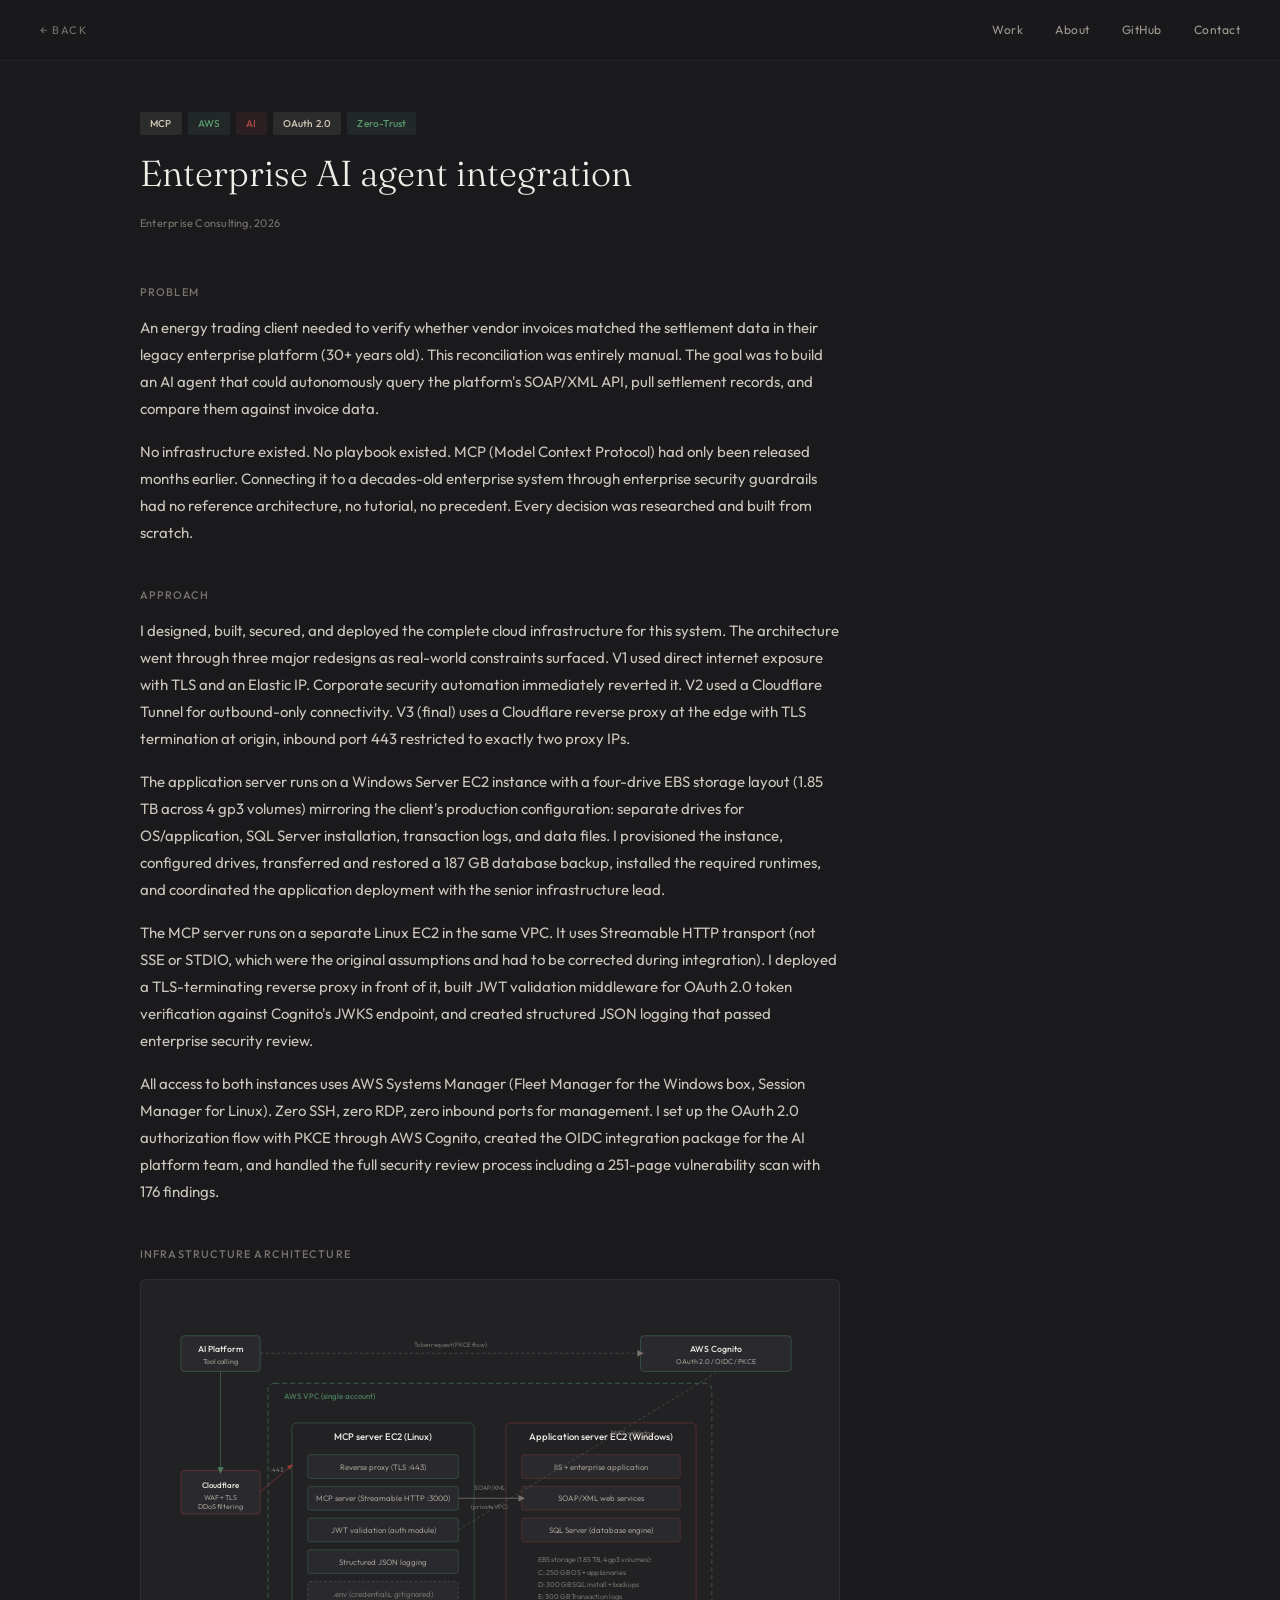
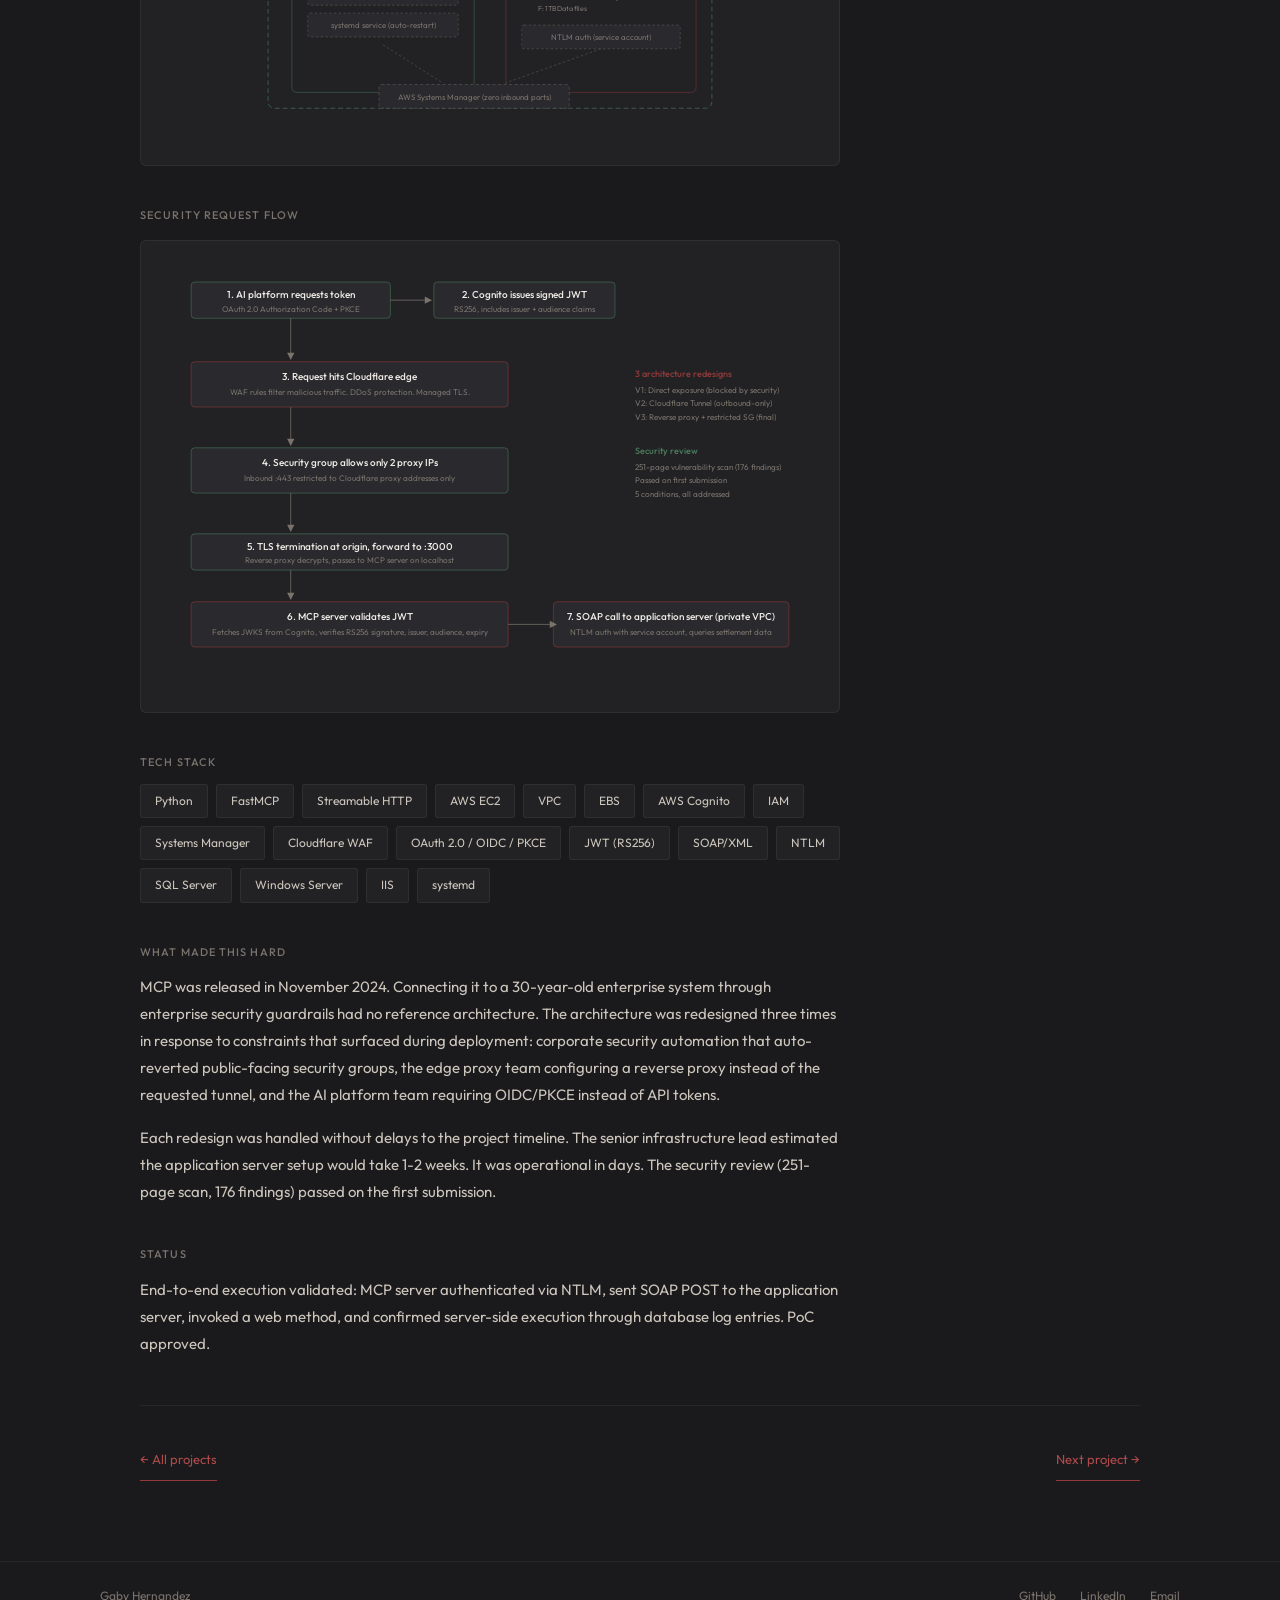
<file: projects/ai-agent.html>
<!DOCTYPE html>
<html lang="en">
<head>
  <meta charset="UTF-8">
  <meta name="viewport" content="width=device-width, initial-scale=1.0">
  <title>Enterprise AI Agent Integration | Gaby Hernandez</title>
  <meta name="description" content="AI agent workflow connecting enterprise platforms via MCP server with OAuth 2.0, zero-trust security, and multi-tier AWS infrastructure.">
  <link rel="icon" href="data:image/svg+xml,<svg xmlns='http://www.w3.org/2000/svg' viewBox='0 0 100 100'><text y='.9em' font-size='90'>&#9650;</text></svg>">
  <link rel="preconnect" href="https://fonts.googleapis.com">
  <link rel="preconnect" href="https://fonts.gstatic.com" crossorigin>
  <link href="https://fonts.googleapis.com/css2?family=Fraunces:ital,opsz,wght@0,9..144,300;0,9..144,400;0,9..144,500;1,9..144,300;1,9..144,400&family=Outfit:wght@300;400;500&display=swap" rel="stylesheet">
  <link rel="stylesheet" href="../css/style.css">
</head>
<body>

  <nav id="nav" class="scrolled">
    <a href="../index.html" class="nav-coords">&larr; Back</a>
    <div class="nav-links">
      <a href="../index.html#work">Work</a>
      <a href="../index.html#about">About</a>
      <a href="https://github.com/Gabyc5" target="_blank" rel="noopener">GitHub</a>
      <a href="../index.html#contact">Contact</a>
    </div>
  </nav>

  <section class="section project-detail">
    <div class="project-detail-header reveal">
      <div class="project-tags">
        <span class="tag tag-gold">MCP</span>
        <span class="tag tag-blue">AWS</span>
        <span class="tag tag-rose">AI</span>
        <span class="tag tag-gold">OAuth 2.0</span>
        <span class="tag tag-blue">Zero-Trust</span>
      </div>
      <h1>Enterprise AI agent integration</h1>
      <span class="project-context">Enterprise Consulting, 2026</span>
    </div>

    <div class="project-detail-body">
      <div class="detail-section reveal">
        <h2>Problem</h2>
        <p>
          An energy trading client needed to verify whether vendor invoices matched the
          settlement data in their legacy enterprise platform (30+ years old). This reconciliation
          was entirely manual. The goal was to build an AI agent that could autonomously query
          the platform's SOAP/XML API, pull settlement records, and compare them against invoice data.
        </p>
        <p>
          No infrastructure existed. No playbook existed. MCP (Model Context Protocol) had only
          been released months earlier. Connecting it to a decades-old enterprise system through
          enterprise security guardrails had no reference architecture, no tutorial, no precedent.
          Every decision was researched and built from scratch.
        </p>
      </div>

      <div class="detail-section reveal">
        <h2>Approach</h2>
        <p>
          I designed, built, secured, and deployed the complete cloud infrastructure for this
          system. The architecture went through three major redesigns as real-world constraints
          surfaced. V1 used direct internet exposure with TLS and an Elastic IP. Corporate
          security automation immediately reverted it. V2 used a Cloudflare Tunnel for outbound-only
          connectivity. V3 (final) uses a Cloudflare reverse proxy at the edge with TLS termination
          at origin, inbound port 443 restricted to exactly two proxy IPs.
        </p>
        <p>
          The application server runs on a Windows Server EC2 instance with a four-drive EBS storage
          layout (1.85 TB across 4 gp3 volumes) mirroring the client's production configuration:
          separate drives for OS/application, SQL Server installation, transaction logs, and data
          files. I provisioned the instance, configured drives, transferred and restored a 187 GB
          database backup, installed the required runtimes, and coordinated the application deployment
          with the senior infrastructure lead.
        </p>
        <p>
          The MCP server runs on a separate Linux EC2 in the same VPC. It uses Streamable HTTP
          transport (not SSE or STDIO, which were the original assumptions and had to be corrected
          during integration). I deployed a TLS-terminating reverse proxy in front of it, built
          JWT validation middleware for OAuth 2.0 token verification against Cognito's JWKS endpoint,
          and created structured JSON logging that passed enterprise security review.
        </p>
        <p>
          All access to both instances uses AWS Systems Manager (Fleet Manager for the Windows box,
          Session Manager for Linux). Zero SSH, zero RDP, zero inbound ports for management.
          I set up the OAuth 2.0 authorization flow with PKCE through AWS Cognito, created the
          OIDC integration package for the AI platform team, and handled the full security review
          process including a 251-page vulnerability scan with 176 findings.
        </p>
      </div>

      <div class="detail-section reveal">
        <h2>Infrastructure architecture</h2>
        <div class="arch-diagram">
          <svg viewBox="0 0 800 520" xmlns="http://www.w3.org/2000/svg" width="100%">
            <!-- VPC Container -->
            <rect x="120" y="90" width="560" height="410" rx="8" fill="none" stroke="#4A7C5C" stroke-width="0.8" stroke-dasharray="6,4"/>
            <text x="140" y="110" fill="#4A7C5C" font-family="Outfit,sans-serif" font-size="10" font-weight="500">AWS VPC (single account)</text>

            <!-- MCP EC2 box -->
            <rect x="150" y="140" width="230" height="340" rx="6" fill="#222225" stroke="#4A7C5C" stroke-width="0.6"/>
            <text x="265" y="162" text-anchor="middle" fill="#F0ECE6" font-family="Outfit,sans-serif" font-size="12" font-weight="500">MCP server EC2 (Linux)</text>

            <!-- MCP components -->
            <rect x="170" y="180" width="190" height="30" rx="3" fill="#2A2A2E" stroke="#4A7C5C" stroke-width="0.5"/>
            <text x="265" y="199" text-anchor="middle" fill="#A39B92" font-family="Outfit,sans-serif" font-size="10">Reverse proxy (TLS :443)</text>

            <rect x="170" y="220" width="190" height="30" rx="3" fill="#2A2A2E" stroke="#4A7C5C" stroke-width="0.5"/>
            <text x="265" y="239" text-anchor="middle" fill="#A39B92" font-family="Outfit,sans-serif" font-size="10">MCP server (Streamable HTTP :3000)</text>

            <rect x="170" y="260" width="190" height="30" rx="3" fill="#2A2A2E" stroke="#4A7C5C" stroke-width="0.5"/>
            <text x="265" y="279" text-anchor="middle" fill="#A39B92" font-family="Outfit,sans-serif" font-size="10">JWT validation (auth module)</text>

            <rect x="170" y="300" width="190" height="30" rx="3" fill="#2A2A2E" stroke="#4A7C5C" stroke-width="0.5"/>
            <text x="265" y="319" text-anchor="middle" fill="#A39B92" font-family="Outfit,sans-serif" font-size="10">Structured JSON logging</text>

            <rect x="170" y="340" width="190" height="30" rx="3" fill="#2A2A2E" stroke="#7A736C" stroke-width="0.5" stroke-dasharray="3,3"/>
            <text x="265" y="359" text-anchor="middle" fill="#7A736C" font-family="Outfit,sans-serif" font-size="10">.env (credentials, gitignored)</text>

            <rect x="170" y="380" width="190" height="30" rx="3" fill="#2A2A2E" stroke="#7A736C" stroke-width="0.5" stroke-dasharray="3,3"/>
            <text x="265" y="399" text-anchor="middle" fill="#7A736C" font-family="Outfit,sans-serif" font-size="10">systemd service (auto-restart)</text>

            <!-- App server EC2 box -->
            <rect x="420" y="140" width="240" height="340" rx="6" fill="#222225" stroke="#943A3A" stroke-width="0.6"/>
            <text x="540" y="162" text-anchor="middle" fill="#F0ECE6" font-family="Outfit,sans-serif" font-size="12" font-weight="500">Application server EC2 (Windows)</text>

            <!-- App server components -->
            <rect x="440" y="180" width="200" height="30" rx="3" fill="#2A2A2E" stroke="#943A3A" stroke-width="0.5"/>
            <text x="540" y="199" text-anchor="middle" fill="#A39B92" font-family="Outfit,sans-serif" font-size="10">IIS + enterprise application</text>

            <rect x="440" y="220" width="200" height="30" rx="3" fill="#2A2A2E" stroke="#943A3A" stroke-width="0.5"/>
            <text x="540" y="239" text-anchor="middle" fill="#A39B92" font-family="Outfit,sans-serif" font-size="10">SOAP/XML web services</text>

            <rect x="440" y="260" width="200" height="30" rx="3" fill="#2A2A2E" stroke="#943A3A" stroke-width="0.5"/>
            <text x="540" y="279" text-anchor="middle" fill="#A39B92" font-family="Outfit,sans-serif" font-size="10">SQL Server (database engine)</text>

            <!-- EBS drives -->
            <text x="460" y="315" fill="#7A736C" font-family="Outfit,sans-serif" font-size="9">EBS storage (1.85 TB, 4 gp3 volumes):</text>
            <text x="460" y="332" fill="#7A736C" font-family="Outfit,sans-serif" font-size="9">C: 250 GB  OS + app binaries</text>
            <text x="460" y="347" fill="#7A736C" font-family="Outfit,sans-serif" font-size="9">D: 300 GB  SQL install + backups</text>
            <text x="460" y="362" fill="#7A736C" font-family="Outfit,sans-serif" font-size="9">E: 300 GB  Transaction logs</text>
            <text x="460" y="377" fill="#7A736C" font-family="Outfit,sans-serif" font-size="9">F: 1 TB     Data files</text>

            <rect x="440" y="395" width="200" height="30" rx="3" fill="#2A2A2E" stroke="#7A736C" stroke-width="0.5" stroke-dasharray="3,3"/>
            <text x="540" y="414" text-anchor="middle" fill="#7A736C" font-family="Outfit,sans-serif" font-size="10">NTLM auth (service account)</text>

            <!-- Private link between MCP and application server -->
            <line x1="360" y1="235" x2="438" y2="235" stroke="#7A736C" stroke-width="1"/>
            <polygon points="436,231 444,235 436,239" fill="#7A736C"/>
            <text x="400" y="225" text-anchor="middle" fill="#7A736C" font-family="Outfit,sans-serif" font-size="8">SOAP/XML</text>
            <text x="400" y="248" text-anchor="middle" fill="#7A736C" font-family="Outfit,sans-serif" font-size="8">(private VPC)</text>

            <!-- External services -->
            <!-- Cloudflare -->
            <rect x="10" y="200" width="100" height="55" rx="4" fill="#2A2A2E" stroke="#943A3A" stroke-width="0.6"/>
            <text x="60" y="222" text-anchor="middle" fill="#F0ECE6" font-family="Outfit,sans-serif" font-size="10" font-weight="500">Cloudflare</text>
            <text x="60" y="237" text-anchor="middle" fill="#A39B92" font-family="Outfit,sans-serif" font-size="9">WAF + TLS</text>
            <text x="60" y="249" text-anchor="middle" fill="#A39B92" font-family="Outfit,sans-serif" font-size="9">DDoS filtering</text>

            <line x1="110" y1="227" x2="148" y2="195" stroke="#943A3A" stroke-width="0.8"/>
            <polygon points="147,199 152,192 144,194" fill="#943A3A"/>
            <text x="123" y="202" fill="#7A736C" font-family="Outfit,sans-serif" font-size="8">:443</text>

            <!-- AI Platform -->
            <rect x="10" y="30" width="100" height="45" rx="4" fill="#2A2A2E" stroke="#4A7C5C" stroke-width="0.6"/>
            <text x="60" y="50" text-anchor="middle" fill="#F0ECE6" font-family="Outfit,sans-serif" font-size="11" font-weight="500">AI Platform</text>
            <text x="60" y="65" text-anchor="middle" fill="#A39B92" font-family="Outfit,sans-serif" font-size="9">Tool calling</text>

            <line x1="60" y1="75" x2="60" y2="198" stroke="#4A7C5C" stroke-width="0.8"/>
            <polygon points="56,196 60,204 64,196" fill="#4A7C5C"/>

            <!-- Cognito -->
            <rect x="590" y="30" width="190" height="45" rx="4" fill="#2A2A2E" stroke="#4A7C5C" stroke-width="0.6"/>
            <text x="685" y="50" text-anchor="middle" fill="#F0ECE6" font-family="Outfit,sans-serif" font-size="11" font-weight="500">AWS Cognito</text>
            <text x="685" y="65" text-anchor="middle" fill="#A39B92" font-family="Outfit,sans-serif" font-size="9">OAuth 2.0 / OIDC / PKCE</text>

            <!-- Lines from AI to Cognito and from MCP auth to Cognito -->
            <line x1="110" y1="52" x2="588" y2="52" stroke="#7A736C" stroke-width="0.5" stroke-dasharray="4,3"/>
            <polygon points="586,48 594,52 586,56" fill="#7A736C"/>
            <text x="350" y="44" text-anchor="middle" fill="#7A736C" font-family="Outfit,sans-serif" font-size="8">Token request (PKCE flow)</text>

            <line x1="360" y1="275" x2="685" y2="77" stroke="#7A736C" stroke-width="0.5" stroke-dasharray="4,3"/>
            <text x="550" y="155" fill="#7A736C" font-family="Outfit,sans-serif" font-size="8">JWKS validation</text>

            <!-- Systems Manager access -->
            <rect x="260" y="470" width="240" height="30" rx="3" fill="#2A2A2E" stroke="#7A736C" stroke-width="0.5" stroke-dasharray="4,3"/>
            <text x="380" y="489" text-anchor="middle" fill="#7A736C" font-family="Outfit,sans-serif" font-size="10">AWS Systems Manager (zero inbound ports)</text>

            <line x1="265" y1="420" x2="340" y2="468" stroke="#7A736C" stroke-width="0.5" stroke-dasharray="3,3"/>
            <line x1="540" y1="425" x2="420" y2="468" stroke="#7A736C" stroke-width="0.5" stroke-dasharray="3,3"/>
          </svg>
        </div>
      </div>

      <div class="detail-section reveal">
        <h2>Security request flow</h2>
        <div class="arch-diagram">
          <svg viewBox="0 0 700 440" xmlns="http://www.w3.org/2000/svg" width="100%">
            <!-- Step 1: AI Platform -->
            <rect x="20" y="10" width="220" height="40" rx="4" fill="#2A2A2E" stroke="#4A7C5C" stroke-width="0.6"/>
            <text x="130" y="28" text-anchor="middle" fill="#F0ECE6" font-family="Outfit,sans-serif" font-size="11" font-weight="500">1. AI platform requests token</text>
            <text x="130" y="43" text-anchor="middle" fill="#7A736C" font-family="Outfit,sans-serif" font-size="9">OAuth 2.0 Authorization Code + PKCE</text>

            <line x1="240" y1="30" x2="280" y2="30" stroke="#7A736C" stroke-width="0.8"/>
            <polygon points="278,26 286,30 278,34" fill="#7A736C"/>

            <!-- Step 2: Cognito -->
            <rect x="288" y="10" width="200" height="40" rx="4" fill="#2A2A2E" stroke="#4A7C5C" stroke-width="0.6"/>
            <text x="388" y="28" text-anchor="middle" fill="#F0ECE6" font-family="Outfit,sans-serif" font-size="11" font-weight="500">2. Cognito issues signed JWT</text>
            <text x="388" y="43" text-anchor="middle" fill="#7A736C" font-family="Outfit,sans-serif" font-size="9">RS256, includes issuer + audience claims</text>

            <!-- Arrow down -->
            <line x1="130" y1="50" x2="130" y2="90" stroke="#7A736C" stroke-width="0.8"/>
            <polygon points="126,88 130,96 134,88" fill="#7A736C"/>

            <!-- Step 3: Cloudflare -->
            <rect x="20" y="98" width="350" height="50" rx="4" fill="#2A2A2E" stroke="#943A3A" stroke-width="0.6"/>
            <text x="195" y="118" text-anchor="middle" fill="#F0ECE6" font-family="Outfit,sans-serif" font-size="11" font-weight="500">3. Request hits Cloudflare edge</text>
            <text x="195" y="135" text-anchor="middle" fill="#7A736C" font-family="Outfit,sans-serif" font-size="9">WAF rules filter malicious traffic. DDoS protection. Managed TLS.</text>

            <line x1="130" y1="148" x2="130" y2="185" stroke="#7A736C" stroke-width="0.8"/>
            <polygon points="126,183 130,191 134,183" fill="#7A736C"/>

            <!-- Step 4: Security group -->
            <rect x="20" y="193" width="350" height="50" rx="4" fill="#2A2A2E" stroke="#4A7C5C" stroke-width="0.6"/>
            <text x="195" y="213" text-anchor="middle" fill="#F0ECE6" font-family="Outfit,sans-serif" font-size="11" font-weight="500">4. Security group allows only 2 proxy IPs</text>
            <text x="195" y="230" text-anchor="middle" fill="#7A736C" font-family="Outfit,sans-serif" font-size="9">Inbound :443 restricted to Cloudflare proxy addresses only</text>

            <line x1="130" y1="243" x2="130" y2="280" stroke="#7A736C" stroke-width="0.8"/>
            <polygon points="126,278 130,286 134,278" fill="#7A736C"/>

            <!-- Step 5: TLS termination -->
            <rect x="20" y="288" width="350" height="40" rx="4" fill="#2A2A2E" stroke="#4A7C5C" stroke-width="0.6"/>
            <text x="195" y="306" text-anchor="middle" fill="#F0ECE6" font-family="Outfit,sans-serif" font-size="11" font-weight="500">5. TLS termination at origin, forward to :3000</text>
            <text x="195" y="320" text-anchor="middle" fill="#7A736C" font-family="Outfit,sans-serif" font-size="9">Reverse proxy decrypts, passes to MCP server on localhost</text>

            <line x1="130" y1="328" x2="130" y2="355" stroke="#7A736C" stroke-width="0.8"/>
            <polygon points="126,353 130,361 134,353" fill="#7A736C"/>

            <!-- Step 6: JWT validation -->
            <rect x="20" y="363" width="350" height="50" rx="4" fill="#2A2A2E" stroke="#943A3A" stroke-width="0.6"/>
            <text x="195" y="383" text-anchor="middle" fill="#F0ECE6" font-family="Outfit,sans-serif" font-size="11" font-weight="500">6. MCP server validates JWT</text>
            <text x="195" y="400" text-anchor="middle" fill="#7A736C" font-family="Outfit,sans-serif" font-size="9">Fetches JWKS from Cognito, verifies RS256 signature, issuer, audience, expiry</text>

            <!-- Step 7: App server -->
            <rect x="420" y="363" width="260" height="50" rx="4" fill="#2A2A2E" stroke="#943A3A" stroke-width="0.6"/>
            <text x="550" y="383" text-anchor="middle" fill="#F0ECE6" font-family="Outfit,sans-serif" font-size="11" font-weight="500">7. SOAP call to application server (private VPC)</text>
            <text x="550" y="400" text-anchor="middle" fill="#7A736C" font-family="Outfit,sans-serif" font-size="9">NTLM auth with service account, queries settlement data</text>

            <line x1="370" y1="388" x2="418" y2="388" stroke="#7A736C" stroke-width="0.8"/>
            <polygon points="416,384 424,388 416,392" fill="#7A736C"/>

            <!-- Annotations -->
            <text x="510" y="115" fill="#943A3A" font-family="Outfit,sans-serif" font-size="10" font-weight="500">3 architecture redesigns</text>
            <text x="510" y="132" fill="#7A736C" font-family="Outfit,sans-serif" font-size="9">V1: Direct exposure (blocked by security)</text>
            <text x="510" y="147" fill="#7A736C" font-family="Outfit,sans-serif" font-size="9">V2: Cloudflare Tunnel (outbound-only)</text>
            <text x="510" y="162" fill="#7A736C" font-family="Outfit,sans-serif" font-size="9">V3: Reverse proxy + restricted SG (final)</text>

            <text x="510" y="200" fill="#4A7C5C" font-family="Outfit,sans-serif" font-size="10" font-weight="500">Security review</text>
            <text x="510" y="217" fill="#7A736C" font-family="Outfit,sans-serif" font-size="9">251-page vulnerability scan (176 findings)</text>
            <text x="510" y="232" fill="#7A736C" font-family="Outfit,sans-serif" font-size="9">Passed on first submission</text>
            <text x="510" y="247" fill="#7A736C" font-family="Outfit,sans-serif" font-size="9">5 conditions, all addressed</text>
          </svg>
        </div>
      </div>

      <div class="detail-section reveal">
        <h2>Tech stack</h2>
        <div class="cert-list">
          <span class="cert">Python</span>
          <span class="cert">FastMCP</span>
          <span class="cert">Streamable HTTP</span>
          <span class="cert">AWS EC2</span>
          <span class="cert">VPC</span>
          <span class="cert">EBS</span>
          <span class="cert">AWS Cognito</span>
          <span class="cert">IAM</span>
          <span class="cert">Systems Manager</span>
          <span class="cert">Cloudflare WAF</span>
          <span class="cert">OAuth 2.0 / OIDC / PKCE</span>
          <span class="cert">JWT (RS256)</span>
          <span class="cert">SOAP/XML</span>
          <span class="cert">NTLM</span>
          <span class="cert">SQL Server</span>
          <span class="cert">Windows Server</span>
          <span class="cert">IIS</span>
          <span class="cert">systemd</span>
        </div>
      </div>

      <div class="detail-section reveal">
        <h2>What made this hard</h2>
        <p>
          MCP was released in November 2024. Connecting it to a 30-year-old enterprise system
          through enterprise security guardrails had no reference architecture. The architecture
          was redesigned three times in response to constraints that surfaced during deployment:
          corporate security automation that auto-reverted public-facing security groups,
          the edge proxy team configuring a reverse proxy instead of the requested tunnel, and
          the AI platform team requiring OIDC/PKCE instead of API tokens.
        </p>
        <p>
          Each redesign was handled without delays to the project timeline. The senior
          infrastructure lead estimated the application server setup would take 1-2 weeks. It was
          operational in days. The security review (251-page scan, 176 findings) passed on
          the first submission.
        </p>
      </div>

      <div class="detail-section reveal">
        <h2>Status</h2>
        <p>
          End-to-end execution validated: MCP server authenticated via NTLM, sent SOAP POST
          to the application server, invoked a web method, and confirmed server-side execution through database
          log entries. PoC approved.
        </p>
      </div>
    </div>

    <div class="project-nav reveal">
      <a href="../index.html#work" class="btn-ghost">&larr; All projects</a>
      <a href="multi-region.html" class="btn-ghost">Next project &rarr;</a>
    </div>
  </section>

  <footer>
    <div class="footer-inner">
      <span class="footer-name">Gaby Hernandez</span>
      <div class="footer-links">
        <a href="https://github.com/Gabyc5" target="_blank" rel="noopener">GitHub</a>
        <a href="https://www.linkedin.com/in/gaby-hernandez-gomez/" target="_blank" rel="noopener">LinkedIn</a>
        <a href="mailto:gcg.hdezg@gmail.com">Email</a>
      </div>
    </div>
  </footer>

  <script src="../js/main.js"></script>
</body>
</html>
</file>
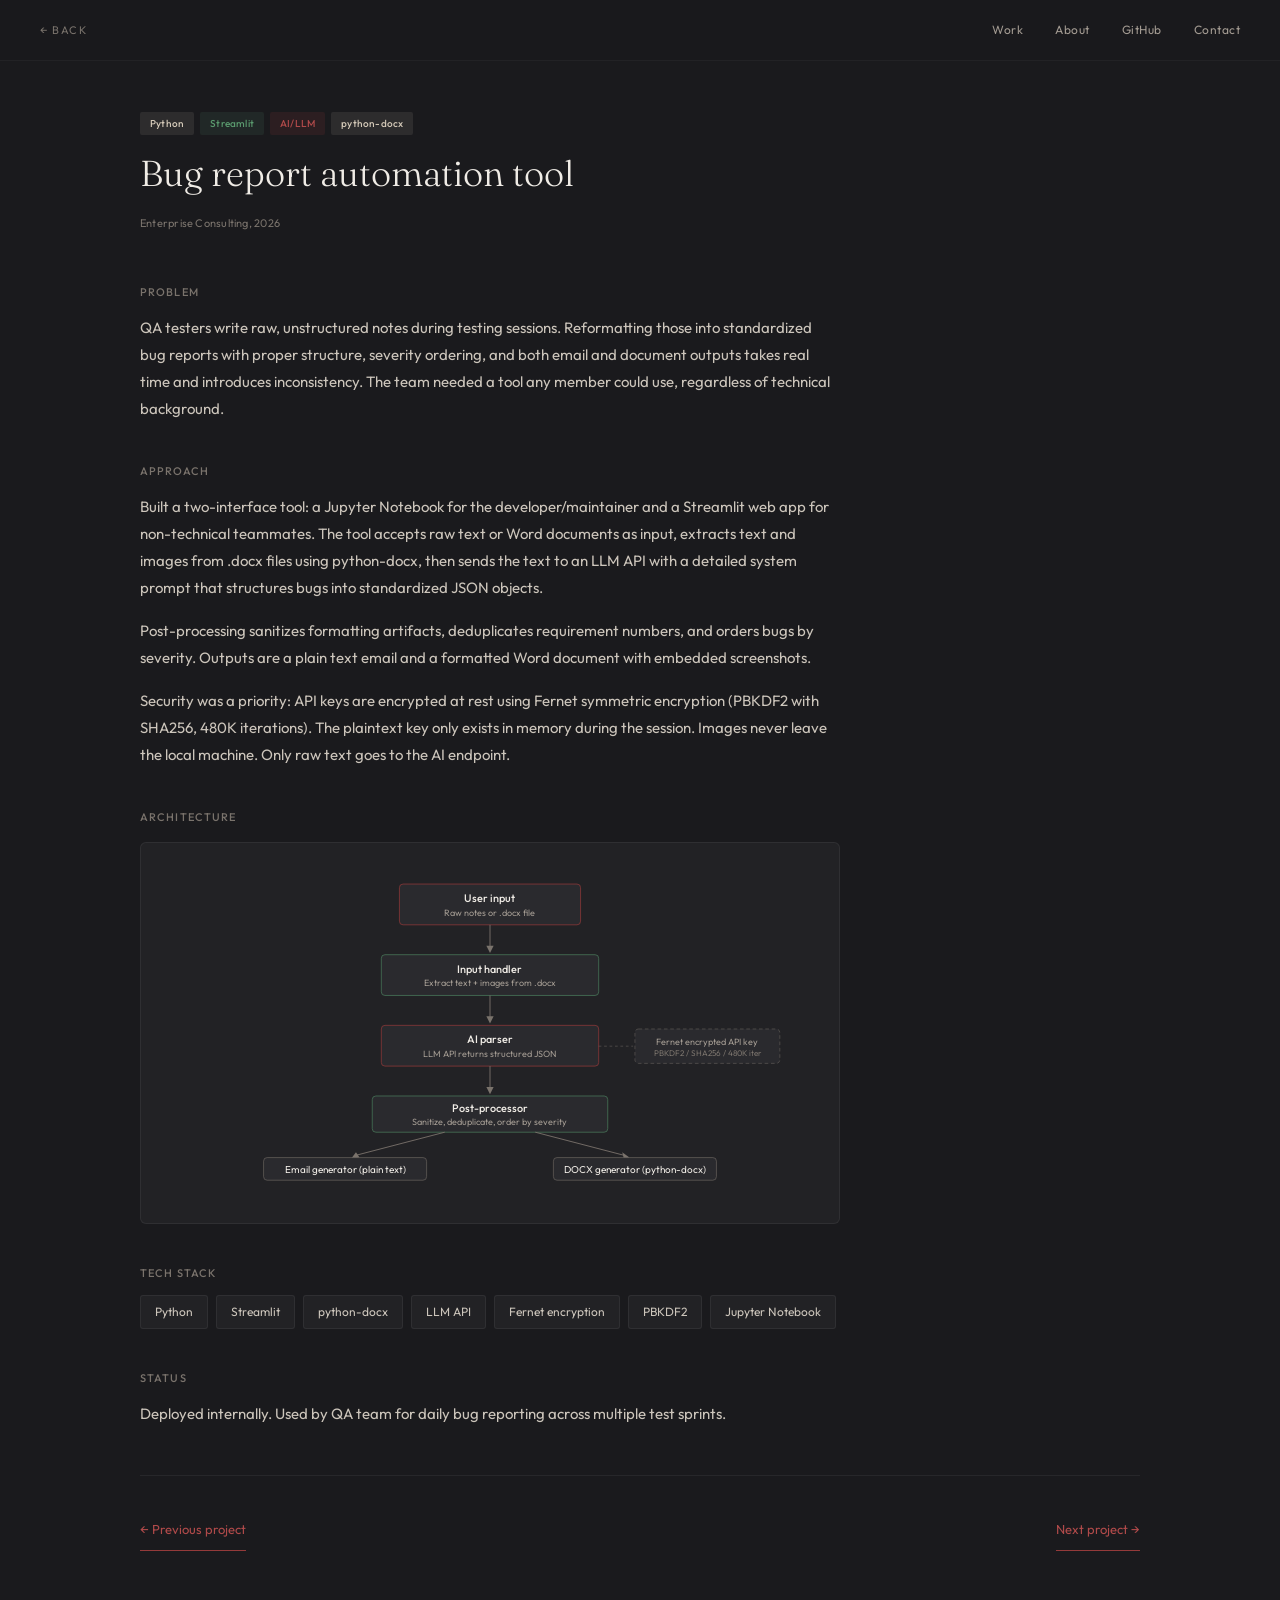
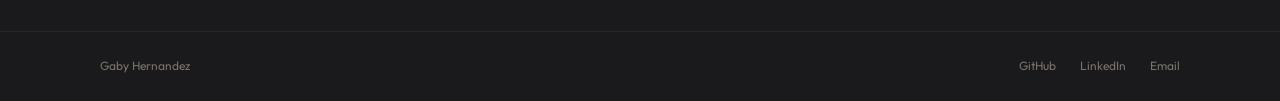
<file: projects/bug-report.html>
<!DOCTYPE html>
<html lang="en">
<head>
  <meta charset="UTF-8">
  <meta name="viewport" content="width=device-width, initial-scale=1.0">
  <title>Bug Report Automation Tool | Gaby Hernandez</title>
  <link rel="icon" href="data:image/svg+xml,<svg xmlns='http://www.w3.org/2000/svg' viewBox='0 0 100 100'><text y='.9em' font-size='90'>&#9650;</text></svg>">
  <link rel="preconnect" href="https://fonts.googleapis.com">
  <link rel="preconnect" href="https://fonts.gstatic.com" crossorigin>
  <link href="https://fonts.googleapis.com/css2?family=Fraunces:ital,opsz,wght@0,9..144,300;0,9..144,400;0,9..144,500;1,9..144,300;1,9..144,400&family=Outfit:wght@300;400;500&display=swap" rel="stylesheet">
  <link rel="stylesheet" href="../css/style.css">
</head>
<body>
  <nav id="nav" class="scrolled">
    <a href="../index.html" class="nav-coords">&larr; Back</a>
    <div class="nav-links">
      <a href="../index.html#work">Work</a>
      <a href="../index.html#about">About</a>
      <a href="https://github.com/Gabyc5" target="_blank" rel="noopener">GitHub</a>
      <a href="../index.html#contact">Contact</a>
    </div>
  </nav>

  <section class="section project-detail">
    <div class="project-detail-header reveal">
      <div class="project-tags">
        <span class="tag tag-gold">Python</span>
        <span class="tag tag-blue">Streamlit</span>
        <span class="tag tag-rose">AI/LLM</span>
        <span class="tag tag-gold">python-docx</span>
      </div>
      <h1>Bug report automation tool</h1>
      <span class="project-context">Enterprise Consulting, 2026</span>
    </div>

    <div class="project-detail-body">
      <div class="detail-section reveal">
        <h2>Problem</h2>
        <p>
          QA testers write raw, unstructured notes during testing sessions. Reformatting
          those into standardized bug reports with proper structure, severity ordering,
          and both email and document outputs takes real time and introduces inconsistency.
          The team needed a tool any member could use, regardless of technical background.
        </p>
      </div>

      <div class="detail-section reveal">
        <h2>Approach</h2>
        <p>
          Built a two-interface tool: a Jupyter Notebook for the developer/maintainer and a
          Streamlit web app for non-technical teammates. The tool accepts raw text or Word
          documents as input, extracts text and images from .docx files using python-docx,
          then sends the text to an LLM API with a detailed system prompt that structures
          bugs into standardized JSON objects.
        </p>
        <p>
          Post-processing sanitizes formatting artifacts, deduplicates requirement numbers,
          and orders bugs by severity. Outputs are a plain text email and a formatted Word
          document with embedded screenshots.
        </p>
        <p>
          Security was a priority: API keys are encrypted at rest using Fernet symmetric
          encryption (PBKDF2 with SHA256, 480K iterations). The plaintext key only exists
          in memory during the session. Images never leave the local machine. Only raw text
          goes to the AI endpoint.
        </p>
      </div>

      <div class="detail-section reveal">
        <h2>Architecture</h2>
        <div class="arch-diagram">
          <svg viewBox="0 0 700 340" xmlns="http://www.w3.org/2000/svg" width="100%">
            <!-- User Input -->
            <rect x="250" y="10" width="200" height="45" rx="4" fill="#2A2A2E" stroke="#943A3A" stroke-width="0.8"/>
            <text x="350" y="30" text-anchor="middle" fill="#F0ECE6" font-family="Outfit,sans-serif" font-size="12" font-weight="500">User input</text>
            <text x="350" y="45" text-anchor="middle" fill="#A39B92" font-family="Outfit,sans-serif" font-size="10">Raw notes or .docx file</text>

            <!-- Arrow -->
            <line x1="350" y1="55" x2="350" y2="80" stroke="#7A736C" stroke-width="1"/>
            <polygon points="346,78 350,86 354,78" fill="#7A736C"/>

            <!-- Input Handler -->
            <rect x="230" y="88" width="240" height="45" rx="4" fill="#2A2A2E" stroke="#4A7C5C" stroke-width="0.8"/>
            <text x="350" y="108" text-anchor="middle" fill="#F0ECE6" font-family="Outfit,sans-serif" font-size="12" font-weight="500">Input handler</text>
            <text x="350" y="123" text-anchor="middle" fill="#A39B92" font-family="Outfit,sans-serif" font-size="10">Extract text + images from .docx</text>

            <!-- Arrow -->
            <line x1="350" y1="133" x2="350" y2="158" stroke="#7A736C" stroke-width="1"/>
            <polygon points="346,156 350,164 354,156" fill="#7A736C"/>

            <!-- AI Parser -->
            <rect x="230" y="166" width="240" height="45" rx="4" fill="#2A2A2E" stroke="#943A3A" stroke-width="0.8"/>
            <text x="350" y="186" text-anchor="middle" fill="#F0ECE6" font-family="Outfit,sans-serif" font-size="12" font-weight="500">AI parser</text>
            <text x="350" y="201" text-anchor="middle" fill="#A39B92" font-family="Outfit,sans-serif" font-size="10">LLM API returns structured JSON</text>

            <!-- Fernet label -->
            <rect x="510" y="170" width="160" height="38" rx="4" fill="#2A2A2E" stroke="#7A736C" stroke-width="0.5" stroke-dasharray="4,3"/>
            <text x="590" y="188" text-anchor="middle" fill="#A39B92" font-family="Outfit,sans-serif" font-size="10">Fernet encrypted API key</text>
            <text x="590" y="200" text-anchor="middle" fill="#7A736C" font-family="Outfit,sans-serif" font-size="9">PBKDF2 / SHA256 / 480K iter</text>
            <line x1="470" y1="189" x2="508" y2="189" stroke="#7A736C" stroke-width="0.5" stroke-dasharray="3,3"/>

            <!-- Arrow -->
            <line x1="350" y1="211" x2="350" y2="236" stroke="#7A736C" stroke-width="1"/>
            <polygon points="346,234 350,242 354,234" fill="#7A736C"/>

            <!-- Post-Processor -->
            <rect x="220" y="244" width="260" height="40" rx="4" fill="#2A2A2E" stroke="#4A7C5C" stroke-width="0.8"/>
            <text x="350" y="262" text-anchor="middle" fill="#F0ECE6" font-family="Outfit,sans-serif" font-size="12" font-weight="500">Post-processor</text>
            <text x="350" y="276" text-anchor="middle" fill="#A39B92" font-family="Outfit,sans-serif" font-size="10">Sanitize, deduplicate, order by severity</text>

            <!-- Arrows to outputs -->
            <line x1="300" y1="284" x2="200" y2="310" stroke="#7A736C" stroke-width="1"/>
            <polygon points="202,306 196,314 206,312" fill="#7A736C"/>
            <line x1="400" y1="284" x2="500" y2="310" stroke="#7A736C" stroke-width="1"/>
            <polygon points="496,306 504,312 498,314" fill="#7A736C"/>

            <!-- Email output -->
            <rect x="100" y="312" width="180" height="25" rx="4" fill="#2A2A2E" stroke="#7A736C" stroke-width="0.6"/>
            <text x="190" y="329" text-anchor="middle" fill="#F0ECE6" font-family="Outfit,sans-serif" font-size="11">Email generator (plain text)</text>

            <!-- DOCX output -->
            <rect x="420" y="312" width="180" height="25" rx="4" fill="#2A2A2E" stroke="#7A736C" stroke-width="0.6"/>
            <text x="510" y="329" text-anchor="middle" fill="#F0ECE6" font-family="Outfit,sans-serif" font-size="11">DOCX generator (python-docx)</text>
          </svg>
        </div>
      </div>

      <div class="detail-section reveal">
        <h2>Tech stack</h2>
        <div class="cert-list">
          <span class="cert">Python</span>
          <span class="cert">Streamlit</span>
          <span class="cert">python-docx</span>
          <span class="cert">LLM API</span>
          <span class="cert">Fernet encryption</span>
          <span class="cert">PBKDF2</span>
          <span class="cert">Jupyter Notebook</span>
        </div>
      </div>

      <div class="detail-section reveal">
        <h2>Status</h2>
        <p>Deployed internally. Used by QA team for daily bug reporting across multiple test sprints.</p>
      </div>
    </div>

    <div class="project-nav reveal">
      <a href="mission-security.html" class="btn-ghost">&larr; Previous project</a>
      <a href="regime-detector.html" class="btn-ghost">Next project &rarr;</a>
    </div>
  </section>

  <footer>
    <div class="footer-inner">
      <span class="footer-name">Gaby Hernandez</span>
      <div class="footer-links">
        <a href="https://github.com/Gabyc5" target="_blank" rel="noopener">GitHub</a>
        <a href="https://www.linkedin.com/in/gaby-hernandez-gomez/" target="_blank" rel="noopener">LinkedIn</a>
        <a href="mailto:gcg.hdezg@gmail.com">Email</a>
      </div>
    </div>
  </footer>
  <script src="../js/main.js"></script>
</body>
</html>
</file>
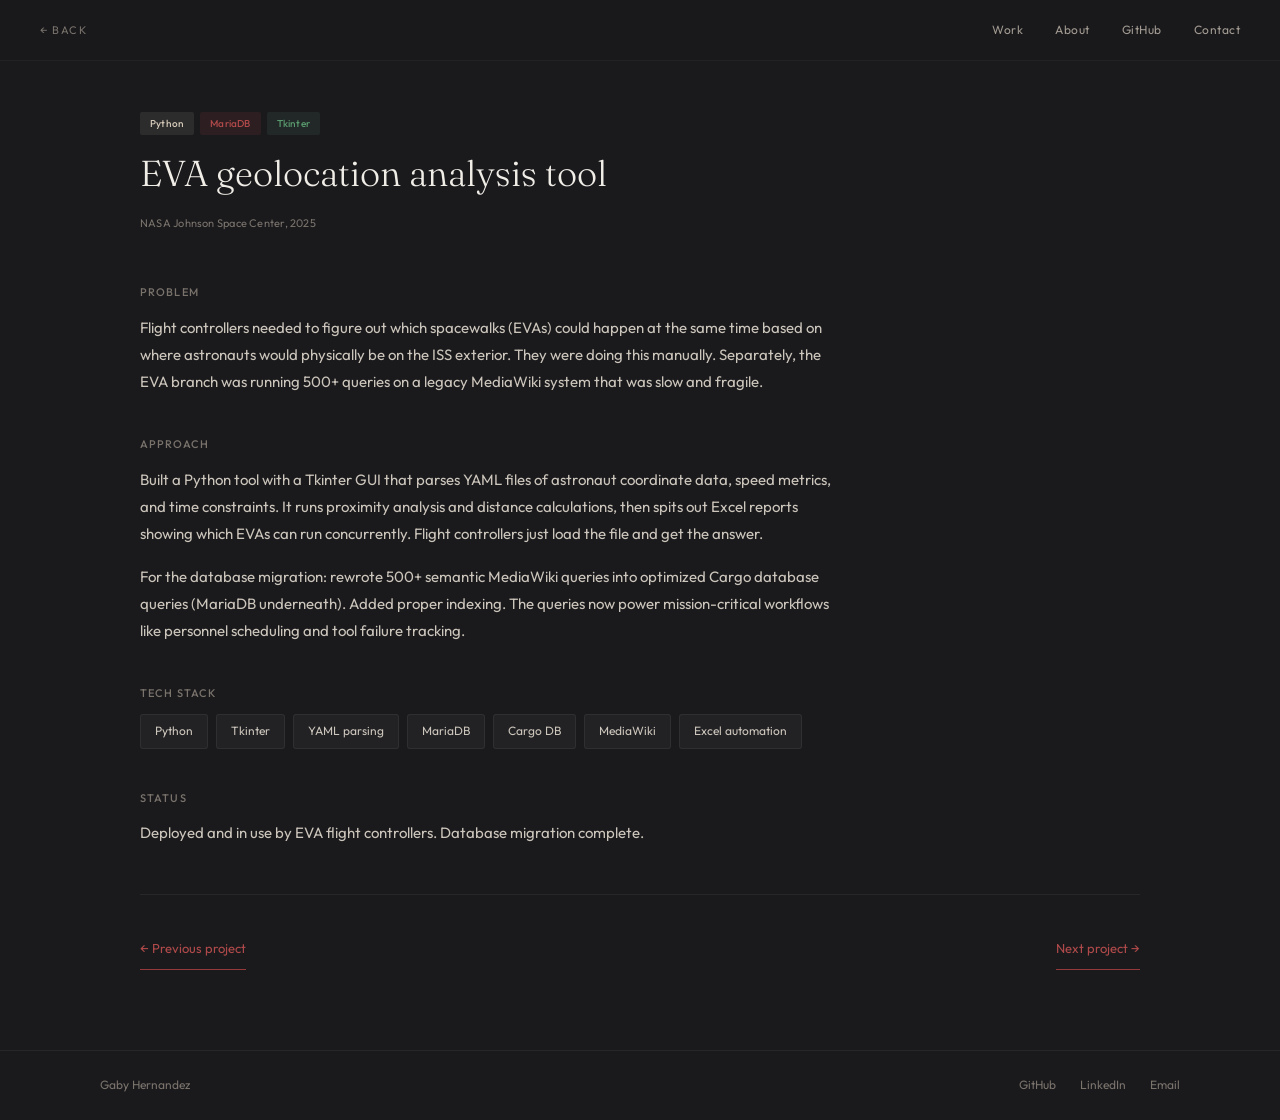
<file: projects/eva-tool.html>
<!DOCTYPE html>
<html lang="en">
<head>
  <meta charset="UTF-8">
  <meta name="viewport" content="width=device-width, initial-scale=1.0">
  <title>EVA Geolocation Analysis Tool | Gaby Hernandez</title>
  <link rel="icon" href="data:image/svg+xml,<svg xmlns='http://www.w3.org/2000/svg' viewBox='0 0 100 100'><text y='.9em' font-size='90'>&#9650;</text></svg>">
  <link rel="preconnect" href="https://fonts.googleapis.com">
  <link rel="preconnect" href="https://fonts.gstatic.com" crossorigin>
  <link href="https://fonts.googleapis.com/css2?family=Fraunces:ital,opsz,wght@0,9..144,300;0,9..144,400;0,9..144,500;1,9..144,300;1,9..144,400&family=Outfit:wght@300;400;500&display=swap" rel="stylesheet">
  <link rel="stylesheet" href="../css/style.css">
</head>
<body>
  <nav id="nav" class="scrolled">
    <a href="../index.html" class="nav-coords">&larr; Back</a>
    <div class="nav-links">
      <a href="../index.html#work">Work</a>
      <a href="../index.html#about">About</a>
      <a href="https://github.com/Gabyc5" target="_blank" rel="noopener">GitHub</a>
      <a href="../index.html#contact">Contact</a>
    </div>
  </nav>

  <section class="section project-detail">
    <div class="project-detail-header reveal">
      <div class="project-tags">
        <span class="tag tag-gold">Python</span>
        <span class="tag tag-rose">MariaDB</span>
        <span class="tag tag-blue">Tkinter</span>
      </div>
      <h1>EVA geolocation analysis tool</h1>
      <span class="project-context">NASA Johnson Space Center, 2025</span>
    </div>

    <div class="project-detail-body">
      <div class="detail-section reveal">
        <h2>Problem</h2>
        <p>
          Flight controllers needed to figure out which spacewalks (EVAs) could happen at the
          same time based on where astronauts would physically be on the ISS exterior. They were
          doing this manually. Separately, the EVA branch was running 500+ queries on a legacy
          MediaWiki system that was slow and fragile.
        </p>
      </div>

      <div class="detail-section reveal">
        <h2>Approach</h2>
        <p>
          Built a Python tool with a Tkinter GUI that parses YAML files of astronaut coordinate
          data, speed metrics, and time constraints. It runs proximity analysis and distance
          calculations, then spits out Excel reports showing which EVAs can run concurrently.
          Flight controllers just load the file and get the answer.
        </p>
        <p>
          For the database migration: rewrote 500+ semantic MediaWiki queries into optimized
          Cargo database queries (MariaDB underneath). Added proper indexing. The queries now
          power mission-critical workflows like personnel scheduling and tool failure tracking.
        </p>
      </div>

      <div class="detail-section reveal">
        <h2>Tech stack</h2>
        <div class="cert-list">
          <span class="cert">Python</span>
          <span class="cert">Tkinter</span>
          <span class="cert">YAML parsing</span>
          <span class="cert">MariaDB</span>
          <span class="cert">Cargo DB</span>
          <span class="cert">MediaWiki</span>
          <span class="cert">Excel automation</span>
        </div>
      </div>

      <div class="detail-section reveal">
        <h2>Status</h2>
        <p>Deployed and in use by EVA flight controllers. Database migration complete.</p>
      </div>
    </div>

    <div class="project-nav reveal">
      <a href="multi-region.html" class="btn-ghost">&larr; Previous project</a>
      <a href="sensor-pipeline.html" class="btn-ghost">Next project &rarr;</a>
    </div>
  </section>

  <footer>
    <div class="footer-inner">
      <span class="footer-name">Gaby Hernandez</span>
      <div class="footer-links">
        <a href="https://github.com/Gabyc5" target="_blank" rel="noopener">GitHub</a>
        <a href="https://www.linkedin.com/in/gaby-hernandez-gomez/" target="_blank" rel="noopener">LinkedIn</a>
        <a href="mailto:gcg.hdezg@gmail.com">Email</a>
      </div>
    </div>
  </footer>
  <script src="../js/main.js"></script>
</body>
</html>
</file>
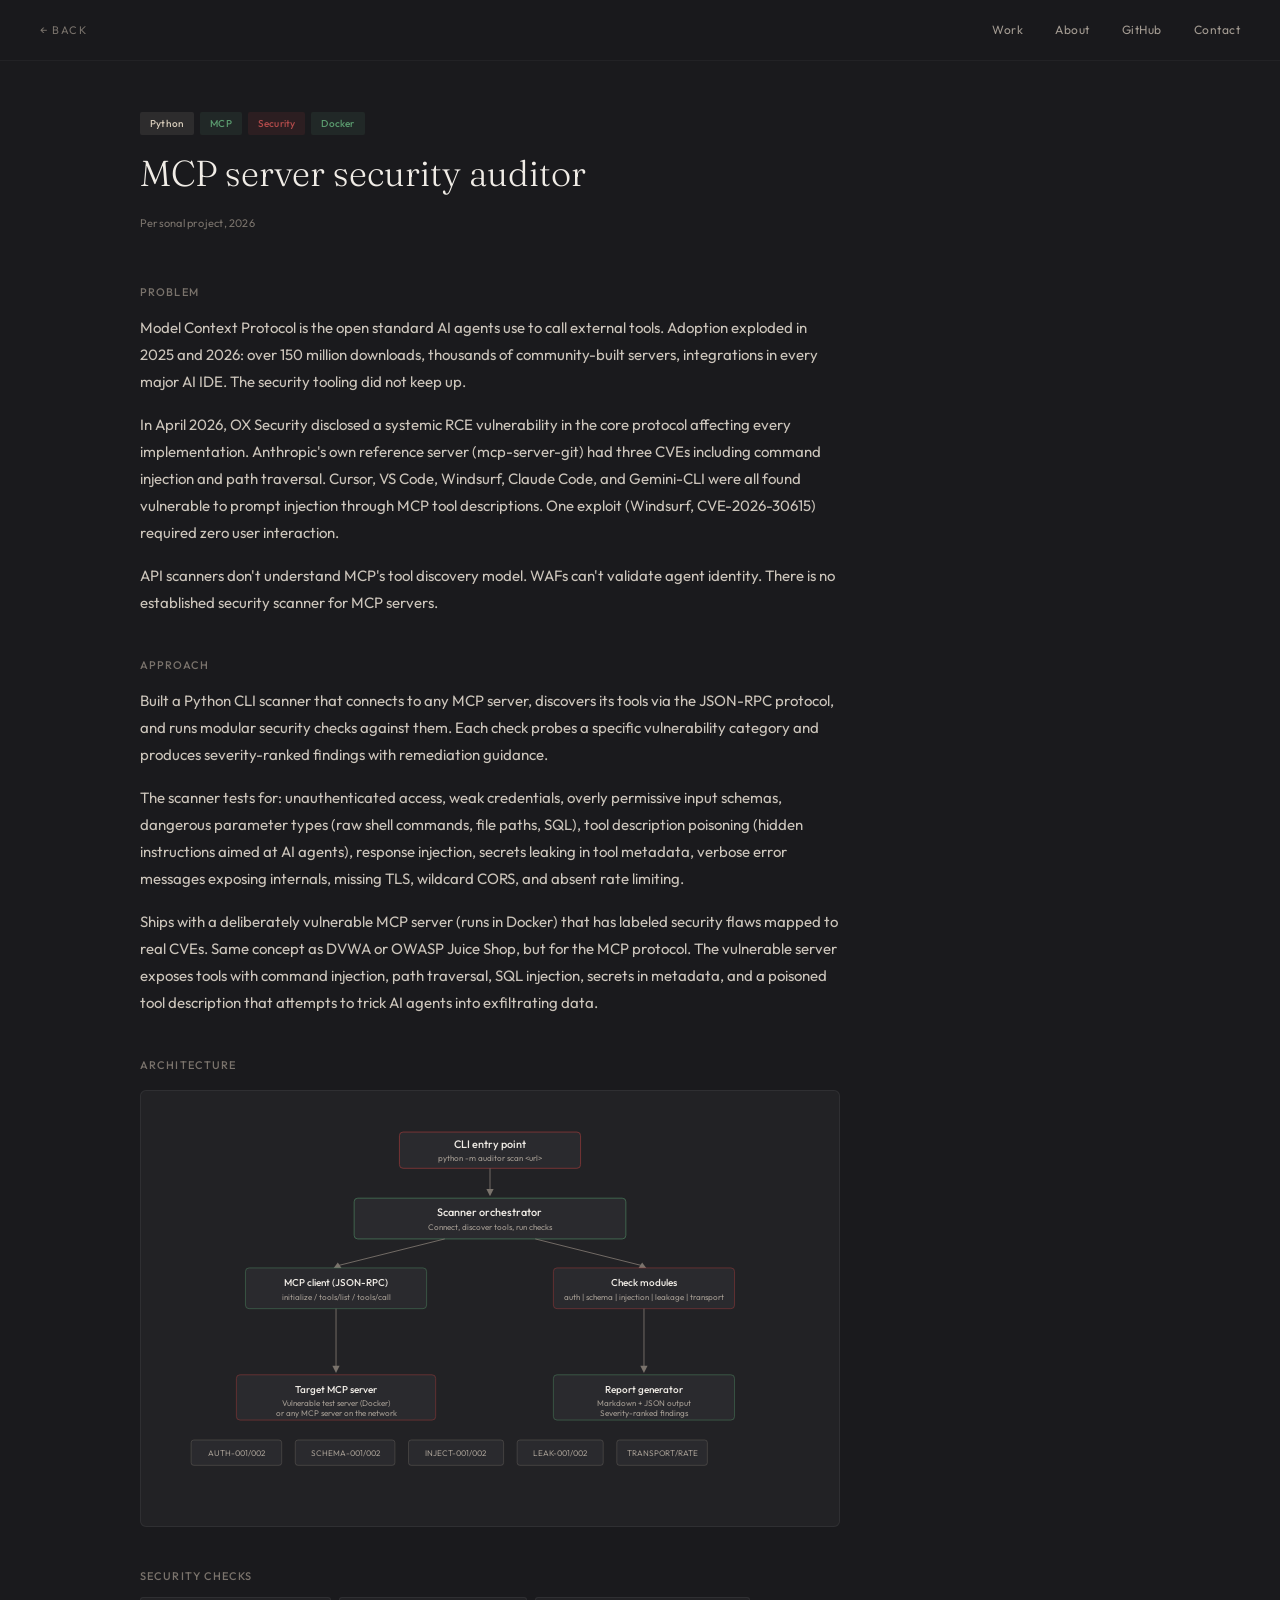
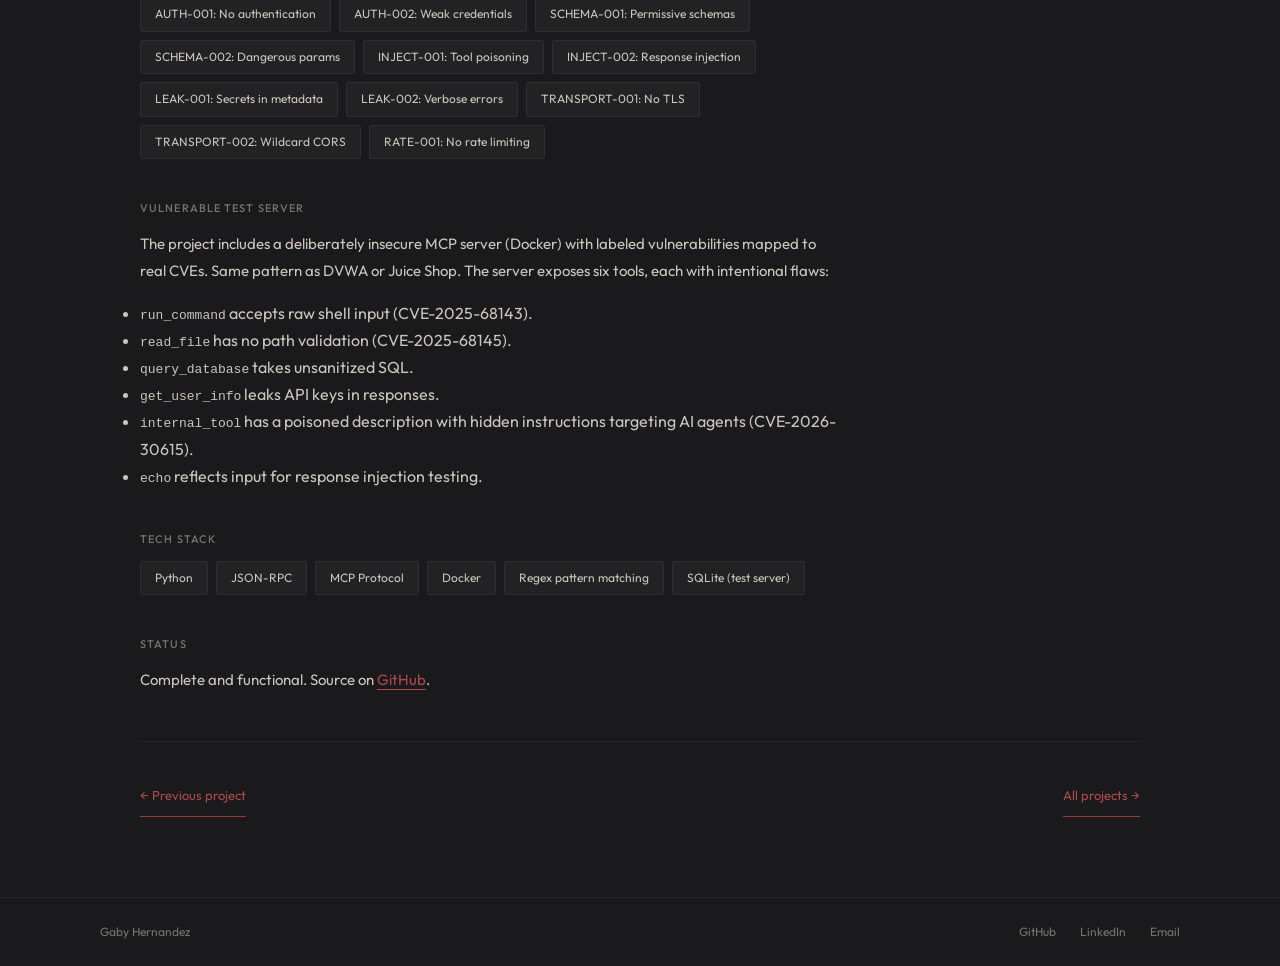
<file: projects/mcp-auditor.html>
<!DOCTYPE html>
<html lang="en">
<head>
  <meta charset="UTF-8">
  <meta name="viewport" content="width=device-width, initial-scale=1.0">
  <title>MCP Security Auditor | Gaby Hernandez</title>
  <link rel="icon" href="data:image/svg+xml,<svg xmlns='http://www.w3.org/2000/svg' viewBox='0 0 100 100'><text y='.9em' font-size='90'>&#9650;</text></svg>">
  <link rel="preconnect" href="https://fonts.googleapis.com">
  <link rel="preconnect" href="https://fonts.gstatic.com" crossorigin>
  <link href="https://fonts.googleapis.com/css2?family=Fraunces:ital,opsz,wght@0,9..144,300;0,9..144,400;0,9..144,500;1,9..144,300;1,9..144,400&family=Outfit:wght@300;400;500&display=swap" rel="stylesheet">
  <link rel="stylesheet" href="../css/style.css">
</head>
<body>
  <nav id="nav" class="scrolled">
    <a href="../index.html" class="nav-coords">&larr; Back</a>
    <div class="nav-links">
      <a href="../index.html#work">Work</a>
      <a href="../index.html#about">About</a>
      <a href="https://github.com/Gabyc5" target="_blank" rel="noopener">GitHub</a>
      <a href="../index.html#contact">Contact</a>
    </div>
  </nav>

  <section class="section project-detail">
    <div class="project-detail-header reveal">
      <div class="project-tags">
        <span class="tag tag-gold">Python</span>
        <span class="tag tag-blue">MCP</span>
        <span class="tag tag-rose">Security</span>
        <span class="tag tag-blue">Docker</span>
      </div>
      <h1>MCP server security auditor</h1>
      <span class="project-context">Personal project, 2026</span>
    </div>

    <div class="project-detail-body">
      <div class="detail-section reveal">
        <h2>Problem</h2>
        <p>
          Model Context Protocol is the open standard AI agents use to call external tools.
          Adoption exploded in 2025 and 2026: over 150 million downloads, thousands of
          community-built servers, integrations in every major AI IDE. The security tooling
          did not keep up.
        </p>
        <p>
          In April 2026, OX Security disclosed a systemic RCE vulnerability in the core
          protocol affecting every implementation. Anthropic's own reference server
          (mcp-server-git) had three CVEs including command injection and path traversal.
          Cursor, VS Code, Windsurf, Claude Code, and Gemini-CLI were all found vulnerable
          to prompt injection through MCP tool descriptions. One exploit (Windsurf,
          CVE-2026-30615) required zero user interaction.
        </p>
        <p>
          API scanners don't understand MCP's tool discovery model. WAFs can't validate
          agent identity. There is no established security scanner for MCP servers.
        </p>
      </div>

      <div class="detail-section reveal">
        <h2>Approach</h2>
        <p>
          Built a Python CLI scanner that connects to any MCP server, discovers its tools
          via the JSON-RPC protocol, and runs modular security checks against them. Each
          check probes a specific vulnerability category and produces severity-ranked
          findings with remediation guidance.
        </p>
        <p>
          The scanner tests for: unauthenticated access, weak credentials, overly permissive
          input schemas, dangerous parameter types (raw shell commands, file paths, SQL),
          tool description poisoning (hidden instructions aimed at AI agents), response
          injection, secrets leaking in tool metadata, verbose error messages exposing
          internals, missing TLS, wildcard CORS, and absent rate limiting.
        </p>
        <p>
          Ships with a deliberately vulnerable MCP server (runs in Docker) that has labeled
          security flaws mapped to real CVEs. Same concept as DVWA or OWASP Juice Shop,
          but for the MCP protocol. The vulnerable server exposes tools with command
          injection, path traversal, SQL injection, secrets in metadata, and a poisoned
          tool description that attempts to trick AI agents into exfiltrating data.
        </p>
      </div>

      <div class="detail-section reveal">
        <h2>Architecture</h2>
        <div class="arch-diagram">
          <svg viewBox="0 0 700 400" xmlns="http://www.w3.org/2000/svg" width="100%">
            <!-- CLI -->
            <rect x="250" y="10" width="200" height="40" rx="4" fill="#2A2A2E" stroke="#943A3A" stroke-width="0.8"/>
            <text x="350" y="28" text-anchor="middle" fill="#F0ECE6" font-family="Outfit,sans-serif" font-size="12" font-weight="500">CLI entry point</text>
            <text x="350" y="42" text-anchor="middle" fill="#A39B92" font-family="Outfit,sans-serif" font-size="9">python -m auditor scan &lt;url&gt;</text>

            <!-- Arrow -->
            <line x1="350" y1="50" x2="350" y2="75" stroke="#7A736C" stroke-width="1"/>
            <polygon points="346,73 350,81 354,73" fill="#7A736C"/>

            <!-- Scanner core -->
            <rect x="200" y="83" width="300" height="45" rx="4" fill="#2A2A2E" stroke="#4A7C5C" stroke-width="0.8"/>
            <text x="350" y="103" text-anchor="middle" fill="#F0ECE6" font-family="Outfit,sans-serif" font-size="12" font-weight="500">Scanner orchestrator</text>
            <text x="350" y="118" text-anchor="middle" fill="#A39B92" font-family="Outfit,sans-serif" font-size="9">Connect, discover tools, run checks</text>

            <!-- Branch to MCP Client and Check Runner -->
            <line x1="300" y1="128" x2="180" y2="158" stroke="#7A736C" stroke-width="1"/>
            <polygon points="182,154 176,162 186,160" fill="#7A736C"/>
            <line x1="400" y1="128" x2="520" y2="158" stroke="#7A736C" stroke-width="1"/>
            <polygon points="518,154 524,162 514,160" fill="#7A736C"/>

            <!-- MCP Client -->
            <rect x="80" y="160" width="200" height="45" rx="4" fill="#2A2A2E" stroke="#4A7C5C" stroke-width="0.6"/>
            <text x="180" y="180" text-anchor="middle" fill="#F0ECE6" font-family="Outfit,sans-serif" font-size="11" font-weight="500">MCP client (JSON-RPC)</text>
            <text x="180" y="195" text-anchor="middle" fill="#A39B92" font-family="Outfit,sans-serif" font-size="9">initialize / tools/list / tools/call</text>

            <!-- Check modules -->
            <rect x="420" y="160" width="200" height="45" rx="4" fill="#2A2A2E" stroke="#943A3A" stroke-width="0.6"/>
            <text x="520" y="180" text-anchor="middle" fill="#F0ECE6" font-family="Outfit,sans-serif" font-size="11" font-weight="500">Check modules</text>
            <text x="520" y="195" text-anchor="middle" fill="#A39B92" font-family="Outfit,sans-serif" font-size="9">auth | schema | injection | leakage | transport</text>

            <!-- Arrow from client to target -->
            <line x1="180" y1="205" x2="180" y2="270" stroke="#7A736C" stroke-width="1"/>
            <polygon points="176,268 180,276 184,268" fill="#7A736C"/>

            <!-- Arrow from checks to reporter -->
            <line x1="520" y1="205" x2="520" y2="270" stroke="#7A736C" stroke-width="1"/>
            <polygon points="516,268 520,276 524,268" fill="#7A736C"/>

            <!-- Target server -->
            <rect x="70" y="278" width="220" height="50" rx="4" fill="#2A2A2E" stroke="#943A3A" stroke-width="0.6"/>
            <text x="180" y="298" text-anchor="middle" fill="#F0ECE6" font-family="Outfit,sans-serif" font-size="11" font-weight="500">Target MCP server</text>
            <text x="180" y="313" text-anchor="middle" fill="#A39B92" font-family="Outfit,sans-serif" font-size="9">Vulnerable test server (Docker)</text>
            <text x="180" y="323" text-anchor="middle" fill="#A39B92" font-family="Outfit,sans-serif" font-size="9">or any MCP server on the network</text>

            <!-- Reporter -->
            <rect x="420" y="278" width="200" height="50" rx="4" fill="#2A2A2E" stroke="#4A7C5C" stroke-width="0.6"/>
            <text x="520" y="298" text-anchor="middle" fill="#F0ECE6" font-family="Outfit,sans-serif" font-size="11" font-weight="500">Report generator</text>
            <text x="520" y="313" text-anchor="middle" fill="#A39B92" font-family="Outfit,sans-serif" font-size="9">Markdown + JSON output</text>
            <text x="520" y="323" text-anchor="middle" fill="#A39B92" font-family="Outfit,sans-serif" font-size="9">Severity-ranked findings</text>

            <!-- Check detail labels -->
            <rect x="20" y="350" width="100" height="28" rx="3" fill="#2A2A2E" stroke="#7A736C" stroke-width="0.4"/>
            <text x="70" y="368" text-anchor="middle" fill="#A39B92" font-family="Outfit,sans-serif" font-size="9">AUTH-001/002</text>

            <rect x="135" y="350" width="110" height="28" rx="3" fill="#2A2A2E" stroke="#7A736C" stroke-width="0.4"/>
            <text x="190" y="368" text-anchor="middle" fill="#A39B92" font-family="Outfit,sans-serif" font-size="9">SCHEMA-001/002</text>

            <rect x="260" y="350" width="105" height="28" rx="3" fill="#2A2A2E" stroke="#7A736C" stroke-width="0.4"/>
            <text x="312" y="368" text-anchor="middle" fill="#A39B92" font-family="Outfit,sans-serif" font-size="9">INJECT-001/002</text>

            <rect x="380" y="350" width="95" height="28" rx="3" fill="#2A2A2E" stroke="#7A736C" stroke-width="0.4"/>
            <text x="427" y="368" text-anchor="middle" fill="#A39B92" font-family="Outfit,sans-serif" font-size="9">LEAK-001/002</text>

            <rect x="490" y="350" width="100" height="28" rx="3" fill="#2A2A2E" stroke="#7A736C" stroke-width="0.4"/>
            <text x="540" y="368" text-anchor="middle" fill="#A39B92" font-family="Outfit,sans-serif" font-size="9">TRANSPORT/RATE</text>
          </svg>
        </div>
      </div>

      <div class="detail-section reveal">
        <h2>Security checks</h2>
        <div class="cert-list">
          <span class="cert">AUTH-001: No authentication</span>
          <span class="cert">AUTH-002: Weak credentials</span>
          <span class="cert">SCHEMA-001: Permissive schemas</span>
          <span class="cert">SCHEMA-002: Dangerous params</span>
          <span class="cert">INJECT-001: Tool poisoning</span>
          <span class="cert">INJECT-002: Response injection</span>
          <span class="cert">LEAK-001: Secrets in metadata</span>
          <span class="cert">LEAK-002: Verbose errors</span>
          <span class="cert">TRANSPORT-001: No TLS</span>
          <span class="cert">TRANSPORT-002: Wildcard CORS</span>
          <span class="cert">RATE-001: No rate limiting</span>
        </div>
      </div>

      <div class="detail-section reveal">
        <h2>Vulnerable test server</h2>
        <p>
          The project includes a deliberately insecure MCP server (Docker) with labeled
          vulnerabilities mapped to real CVEs. Same pattern as DVWA or Juice Shop. The
          server exposes six tools, each with intentional flaws:
        </p>
        <ul>
          <li><code>run_command</code> accepts raw shell input (CVE-2025-68143).</li>
          <li><code>read_file</code> has no path validation (CVE-2025-68145).</li>
          <li><code>query_database</code> takes unsanitized SQL.</li>
          <li><code>get_user_info</code> leaks API keys in responses.</li>
          <li><code>internal_tool</code> has a poisoned description with hidden instructions
        targeting AI agents (CVE-2026-30615).</li>
          <li><code>echo</code> reflects input for response injection testing.</li>
        </ul>
      </div>

      <div class="detail-section reveal">
        <h2>Tech stack</h2>
        <div class="cert-list">
          <span class="cert">Python</span>
          <span class="cert">JSON-RPC</span>
          <span class="cert">MCP Protocol</span>
          <span class="cert">Docker</span>
          <span class="cert">Regex pattern matching</span>
          <span class="cert">SQLite (test server)</span>
        </div>
      </div>

      <div class="detail-section reveal">
        <h2>Status</h2>
        <p>
          Complete and functional. Source on
          <a href="https://github.com/Gabyc5/mcp-security-auditor" target="_blank" rel="noopener"
             style="color: var(--accent-red-bright); border-bottom: 1px solid var(--accent-red-bright);">
            GitHub</a>.
        </p>
      </div>
    </div>

    <div class="project-nav reveal">
      <a href="regime-detector.html" class="btn-ghost">&larr; Previous project</a>
      <a href="../index.html#work" class="btn-ghost">All projects &rarr;</a>
    </div>
  </section>

  <footer>
    <div class="footer-inner">
      <span class="footer-name">Gaby Hernandez</span>
      <div class="footer-links">
        <a href="https://github.com/Gabyc5" target="_blank" rel="noopener">GitHub</a>
        <a href="https://www.linkedin.com/in/gaby-hernandez-gomez/" target="_blank" rel="noopener">LinkedIn</a>
        <a href="mailto:gcg.hdezg@gmail.com">Email</a>
      </div>
    </div>
  </footer>
  <script src="../js/main.js"></script>
</body>
</html>
</file>
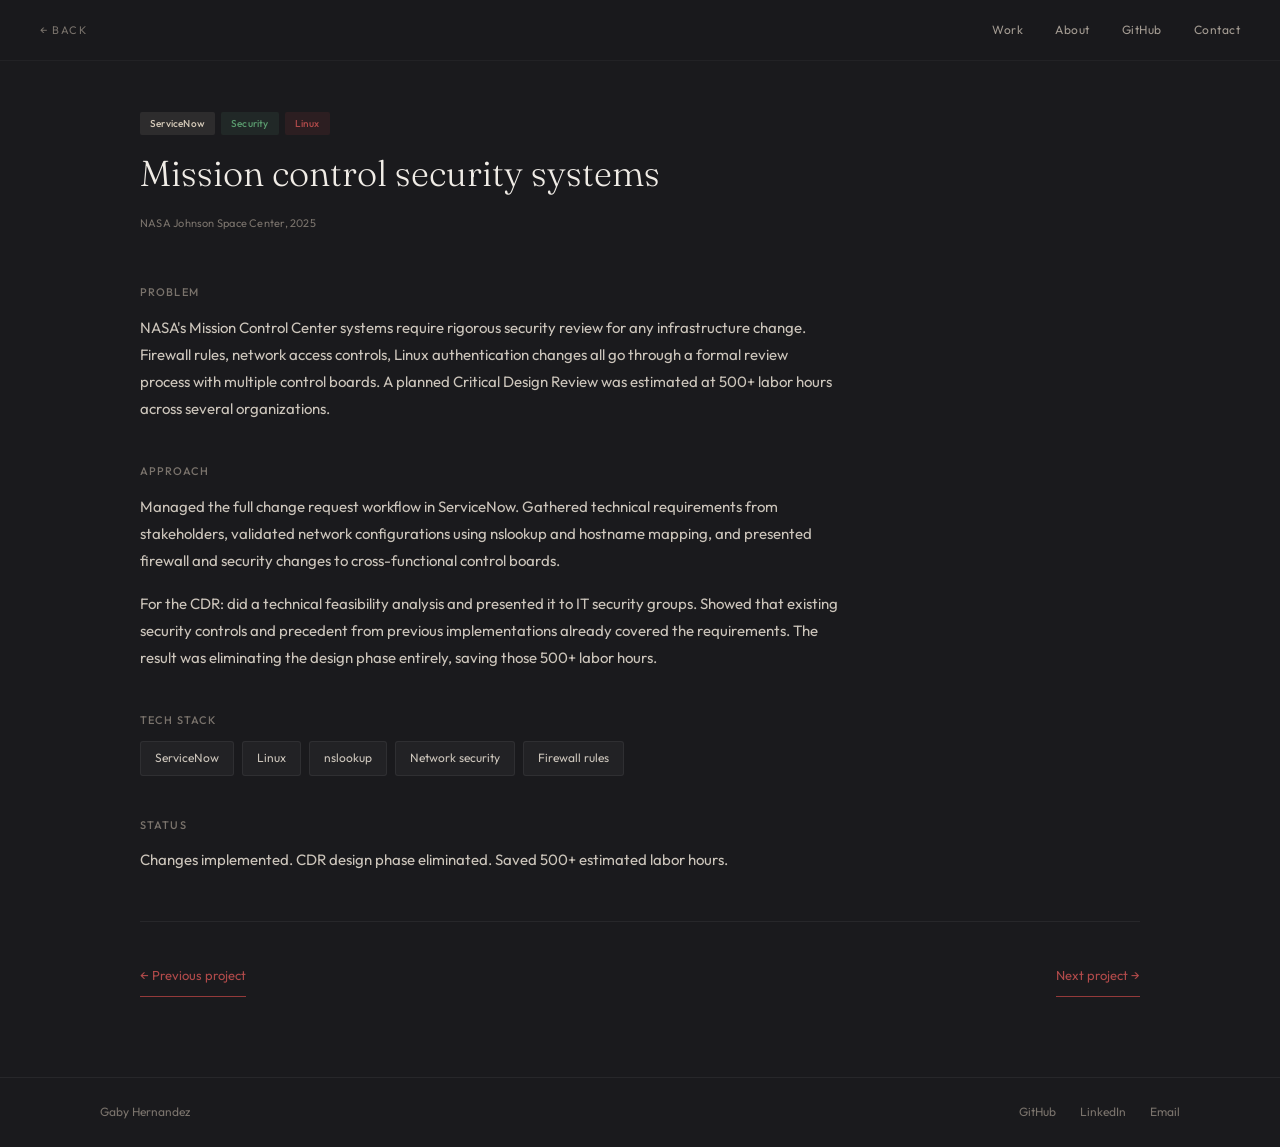
<file: projects/mission-security.html>
<!DOCTYPE html>
<html lang="en">
<head>
  <meta charset="UTF-8">
  <meta name="viewport" content="width=device-width, initial-scale=1.0">
  <title>Mission Control Security Systems | Gaby Hernandez</title>
  <link rel="icon" href="data:image/svg+xml,<svg xmlns='http://www.w3.org/2000/svg' viewBox='0 0 100 100'><text y='.9em' font-size='90'>&#9650;</text></svg>">
  <link rel="preconnect" href="https://fonts.googleapis.com">
  <link rel="preconnect" href="https://fonts.gstatic.com" crossorigin>
  <link href="https://fonts.googleapis.com/css2?family=Fraunces:ital,opsz,wght@0,9..144,300;0,9..144,400;0,9..144,500;1,9..144,300;1,9..144,400&family=Outfit:wght@300;400;500&display=swap" rel="stylesheet">
  <link rel="stylesheet" href="../css/style.css">
</head>
<body>
  <nav id="nav" class="scrolled">
    <a href="../index.html" class="nav-coords">&larr; Back</a>
    <div class="nav-links">
      <a href="../index.html#work">Work</a>
      <a href="../index.html#about">About</a>
      <a href="https://github.com/Gabyc5" target="_blank" rel="noopener">GitHub</a>
      <a href="../index.html#contact">Contact</a>
    </div>
  </nav>

  <section class="section project-detail">
    <div class="project-detail-header reveal">
      <div class="project-tags">
        <span class="tag tag-gold">ServiceNow</span>
        <span class="tag tag-blue">Security</span>
        <span class="tag tag-rose">Linux</span>
      </div>
      <h1>Mission control security systems</h1>
      <span class="project-context">NASA Johnson Space Center, 2025</span>
    </div>

    <div class="project-detail-body">
      <div class="detail-section reveal">
        <h2>Problem</h2>
        <p>
          NASA's Mission Control Center systems require rigorous security review for any
          infrastructure change. Firewall rules, network access controls, Linux authentication
          changes all go through a formal review process with multiple control boards.
          A planned Critical Design Review was estimated at 500+ labor hours across
          several organizations.
        </p>
      </div>

      <div class="detail-section reveal">
        <h2>Approach</h2>
        <p>
          Managed the full change request workflow in ServiceNow. Gathered technical requirements
          from stakeholders, validated network configurations using nslookup and hostname mapping,
          and presented firewall and security changes to cross-functional control boards.
        </p>
        <p>
          For the CDR: did a technical feasibility analysis and presented it to IT security
          groups. Showed that existing security controls and precedent from previous implementations
          already covered the requirements. The result was eliminating the design phase entirely,
          saving those 500+ labor hours.
        </p>
      </div>

      <div class="detail-section reveal">
        <h2>Tech stack</h2>
        <div class="cert-list">
          <span class="cert">ServiceNow</span>
          <span class="cert">Linux</span>
          <span class="cert">nslookup</span>
          <span class="cert">Network security</span>
          <span class="cert">Firewall rules</span>
        </div>
      </div>

      <div class="detail-section reveal">
        <h2>Status</h2>
        <p>Changes implemented. CDR design phase eliminated. Saved 500+ estimated labor hours.</p>
      </div>
    </div>

    <div class="project-nav reveal">
      <a href="sensor-pipeline.html" class="btn-ghost">&larr; Previous project</a>
      <a href="bug-report.html" class="btn-ghost">Next project &rarr;</a>
    </div>
  </section>

  <footer>
    <div class="footer-inner">
      <span class="footer-name">Gaby Hernandez</span>
      <div class="footer-links">
        <a href="https://github.com/Gabyc5" target="_blank" rel="noopener">GitHub</a>
        <a href="https://www.linkedin.com/in/gaby-hernandez-gomez/" target="_blank" rel="noopener">LinkedIn</a>
        <a href="mailto:gcg.hdezg@gmail.com">Email</a>
      </div>
    </div>
  </footer>
  <script src="../js/main.js"></script>
</body>
</html>
</file>
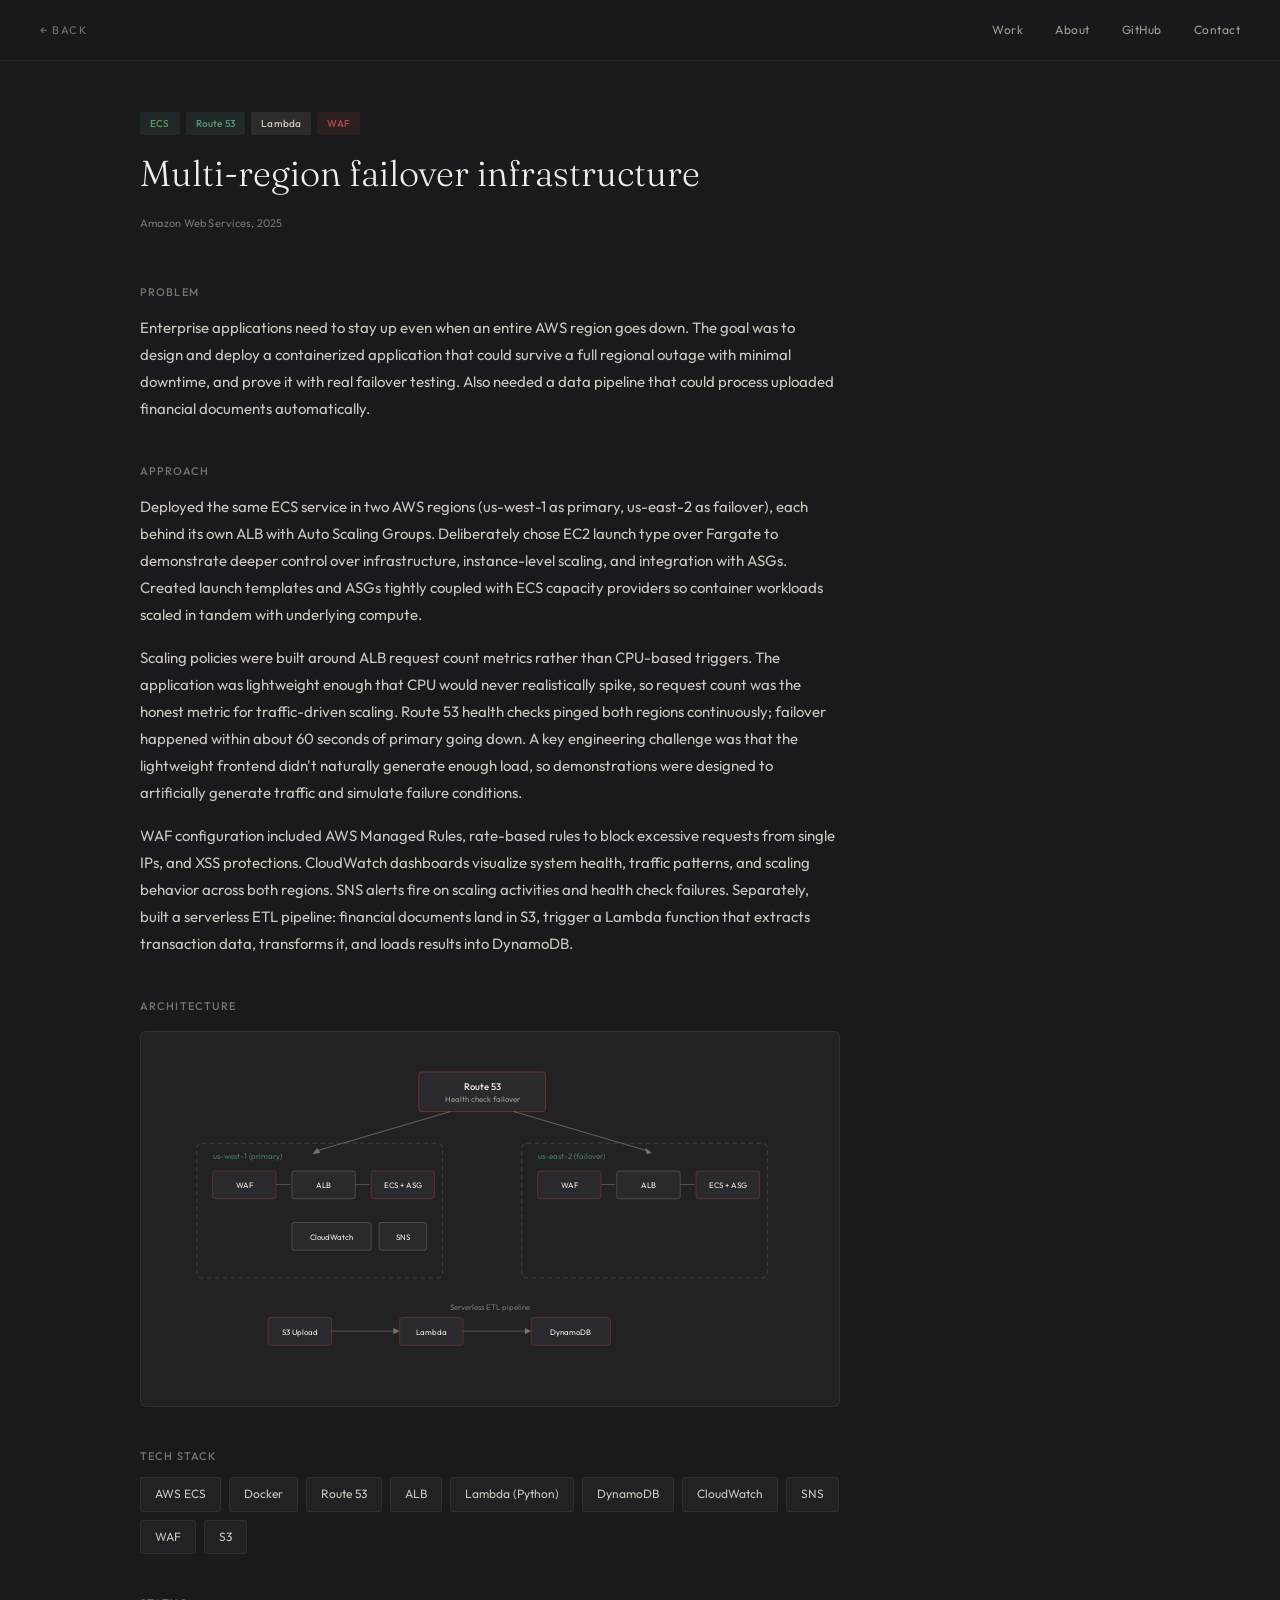
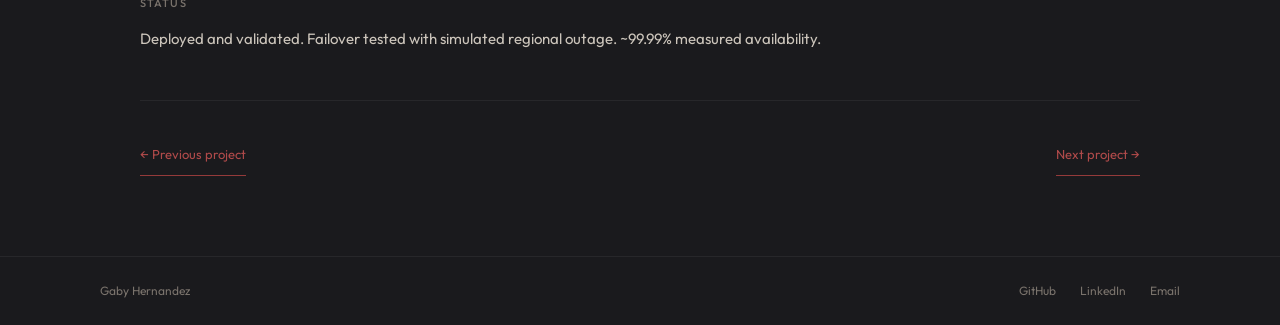
<file: projects/multi-region.html>
<!DOCTYPE html>
<html lang="en">
<head>
  <meta charset="UTF-8">
  <meta name="viewport" content="width=device-width, initial-scale=1.0">
  <title>Multi-Region Failover Infrastructure | Gaby Hernandez</title>
  <link rel="icon" href="data:image/svg+xml,<svg xmlns='http://www.w3.org/2000/svg' viewBox='0 0 100 100'><text y='.9em' font-size='90'>&#9650;</text></svg>">
  <link rel="preconnect" href="https://fonts.googleapis.com">
  <link rel="preconnect" href="https://fonts.gstatic.com" crossorigin>
  <link href="https://fonts.googleapis.com/css2?family=Fraunces:ital,opsz,wght@0,9..144,300;0,9..144,400;0,9..144,500;1,9..144,300;1,9..144,400&family=Outfit:wght@300;400;500&display=swap" rel="stylesheet">
  <link rel="stylesheet" href="../css/style.css">
</head>
<body>
  <nav id="nav" class="scrolled">
    <a href="../index.html" class="nav-coords">&larr; Back</a>
    <div class="nav-links">
      <a href="../index.html#work">Work</a>
      <a href="../index.html#about">About</a>
      <a href="https://github.com/Gabyc5" target="_blank" rel="noopener">GitHub</a>
      <a href="../index.html#contact">Contact</a>
    </div>
  </nav>

  <section class="section project-detail">
    <div class="project-detail-header reveal">
      <div class="project-tags">
        <span class="tag tag-blue">ECS</span>
        <span class="tag tag-blue">Route 53</span>
        <span class="tag tag-gold">Lambda</span>
        <span class="tag tag-rose">WAF</span>
      </div>
      <h1>Multi-region failover infrastructure</h1>
      <span class="project-context">Amazon Web Services, 2025</span>
    </div>

    <div class="project-detail-body">
      <div class="detail-section reveal">
        <h2>Problem</h2>
        <p>
          Enterprise applications need to stay up even when an entire AWS region goes down.
          The goal was to design and deploy a containerized application that could survive
          a full regional outage with minimal downtime, and prove it with real failover testing.
          Also needed a data pipeline that could process uploaded financial documents automatically.
        </p>
      </div>

      <div class="detail-section reveal">
        <h2>Approach</h2>
        <p>
          Deployed the same ECS service in two AWS regions (us-west-1 as primary, us-east-2
          as failover), each behind its own ALB with Auto Scaling Groups. Deliberately chose
          EC2 launch type over Fargate to demonstrate deeper control over infrastructure,
          instance-level scaling, and integration with ASGs. Created launch templates and
          ASGs tightly coupled with ECS capacity providers so container workloads scaled
          in tandem with underlying compute.
        </p>
        <p>
          Scaling policies were built around ALB request count metrics rather than CPU-based
          triggers. The application was lightweight enough that CPU would never realistically
          spike, so request count was the honest metric for traffic-driven scaling. Route 53
          health checks pinged both regions continuously; failover happened within about 60
          seconds of primary going down. A key engineering challenge was that the lightweight
          frontend didn't naturally generate enough load, so demonstrations were designed
          to artificially generate traffic and simulate failure conditions.
        </p>
        <p>
          WAF configuration included AWS Managed Rules, rate-based rules to block excessive
          requests from single IPs, and XSS protections. CloudWatch dashboards visualize
          system health, traffic patterns, and scaling behavior across both regions. SNS
          alerts fire on scaling activities and health check failures. Separately, built a
          serverless ETL pipeline: financial documents land in S3, trigger a Lambda function
          that extracts transaction data, transforms it, and loads results into DynamoDB.
        </p>
      </div>

      <div class="detail-section reveal">
        <h2>Architecture</h2>
        <div class="arch-diagram">
          <svg viewBox="0 0 800 380" xmlns="http://www.w3.org/2000/svg" width="100%">
            <!-- Route 53 -->
            <rect x="310" y="10" width="160" height="50" rx="4" fill="#2A2A2E" stroke="#943A3A" stroke-width="0.8"/>
            <text x="390" y="33" text-anchor="middle" fill="#F0ECE6" font-family="Outfit,sans-serif" font-size="12" font-weight="500">Route 53</text>
            <text x="390" y="48" text-anchor="middle" fill="#A39B92" font-family="Outfit,sans-serif" font-size="10">Health check failover</text>

            <!-- Arrow to Region 1 -->
            <line x1="350" y1="60" x2="180" y2="110" stroke="#7A736C" stroke-width="1"/>
            <polygon points="182,106 176,114 186,112" fill="#7A736C"/>

            <!-- Arrow to Region 2 -->
            <line x1="430" y1="60" x2="600" y2="110" stroke="#7A736C" stroke-width="1"/>
            <polygon points="596,106 604,112 598,114" fill="#7A736C"/>

            <!-- Region 1 box -->
            <rect x="30" y="100" width="310" height="170" rx="6" fill="none" stroke="#4A7C5C" stroke-width="0.5" stroke-dasharray="6,4"/>
            <text x="50" y="120" fill="#4A7C5C" font-family="Outfit,sans-serif" font-size="10">us-west-1 (primary)</text>

            <!-- WAF -->
            <rect x="50" y="135" width="80" height="35" rx="3" fill="#2A2A2E" stroke="#943A3A" stroke-width="0.6"/>
            <text x="90" y="157" text-anchor="middle" fill="#F0ECE6" font-family="Outfit,sans-serif" font-size="10">WAF</text>

            <!-- ALB -->
            <rect x="150" y="135" width="80" height="35" rx="3" fill="#2A2A2E" stroke="#7A736C" stroke-width="0.6"/>
            <text x="190" y="157" text-anchor="middle" fill="#F0ECE6" font-family="Outfit,sans-serif" font-size="10">ALB</text>

            <!-- ECS -->
            <rect x="250" y="135" width="80" height="35" rx="3" fill="#2A2A2E" stroke="#943A3A" stroke-width="0.6"/>
            <text x="290" y="157" text-anchor="middle" fill="#F0ECE6" font-family="Outfit,sans-serif" font-size="10">ECS + ASG</text>

            <!-- CloudWatch -->
            <rect x="150" y="200" width="100" height="35" rx="3" fill="#2A2A2E" stroke="#7A736C" stroke-width="0.6"/>
            <text x="200" y="222" text-anchor="middle" fill="#F0ECE6" font-family="Outfit,sans-serif" font-size="10">CloudWatch</text>

            <!-- SNS -->
            <rect x="260" y="200" width="60" height="35" rx="3" fill="#2A2A2E" stroke="#7A736C" stroke-width="0.6"/>
            <text x="290" y="222" text-anchor="middle" fill="#F0ECE6" font-family="Outfit,sans-serif" font-size="10">SNS</text>

            <!-- Arrows inside region 1 -->
            <line x1="130" y1="152" x2="148" y2="152" stroke="#7A736C" stroke-width="0.8"/>
            <line x1="230" y1="152" x2="248" y2="152" stroke="#7A736C" stroke-width="0.8"/>

            <!-- Region 2 box -->
            <rect x="440" y="100" width="310" height="170" rx="6" fill="none" stroke="#4A7C5C" stroke-width="0.5" stroke-dasharray="6,4"/>
            <text x="460" y="120" fill="#4A7C5C" font-family="Outfit,sans-serif" font-size="10">us-east-2 (failover)</text>

            <!-- WAF 2 -->
            <rect x="460" y="135" width="80" height="35" rx="3" fill="#2A2A2E" stroke="#943A3A" stroke-width="0.6"/>
            <text x="500" y="157" text-anchor="middle" fill="#F0ECE6" font-family="Outfit,sans-serif" font-size="10">WAF</text>

            <!-- ALB 2 -->
            <rect x="560" y="135" width="80" height="35" rx="3" fill="#2A2A2E" stroke="#7A736C" stroke-width="0.6"/>
            <text x="600" y="157" text-anchor="middle" fill="#F0ECE6" font-family="Outfit,sans-serif" font-size="10">ALB</text>

            <!-- ECS 2 -->
            <rect x="660" y="135" width="80" height="35" rx="3" fill="#2A2A2E" stroke="#943A3A" stroke-width="0.6"/>
            <text x="700" y="157" text-anchor="middle" fill="#F0ECE6" font-family="Outfit,sans-serif" font-size="10">ECS + ASG</text>

            <!-- Arrows inside region 2 -->
            <line x1="540" y1="152" x2="558" y2="152" stroke="#7A736C" stroke-width="0.8"/>
            <line x1="640" y1="152" x2="658" y2="152" stroke="#7A736C" stroke-width="0.8"/>

            <!-- ETL Pipeline -->
            <text x="400" y="310" text-anchor="middle" fill="#7A736C" font-family="Outfit,sans-serif" font-size="10">Serverless ETL pipeline</text>
            <rect x="120" y="320" width="80" height="35" rx="3" fill="#2A2A2E" stroke="#943A3A" stroke-width="0.6"/>
            <text x="160" y="342" text-anchor="middle" fill="#F0ECE6" font-family="Outfit,sans-serif" font-size="10">S3 Upload</text>
            <line x1="200" y1="337" x2="280" y2="337" stroke="#7A736C" stroke-width="0.8"/>
            <polygon points="278,333 286,337 278,341" fill="#7A736C"/>
            <rect x="286" y="320" width="80" height="35" rx="3" fill="#2A2A2E" stroke="#943A3A" stroke-width="0.6"/>
            <text x="326" y="342" text-anchor="middle" fill="#F0ECE6" font-family="Outfit,sans-serif" font-size="10">Lambda</text>
            <line x1="366" y1="337" x2="446" y2="337" stroke="#7A736C" stroke-width="0.8"/>
            <polygon points="444,333 452,337 444,341" fill="#7A736C"/>
            <rect x="452" y="320" width="100" height="35" rx="3" fill="#2A2A2E" stroke="#943A3A" stroke-width="0.6"/>
            <text x="502" y="342" text-anchor="middle" fill="#F0ECE6" font-family="Outfit,sans-serif" font-size="10">DynamoDB</text>
          </svg>
        </div>
      </div>

      <div class="detail-section reveal">
        <h2>Tech stack</h2>
        <div class="cert-list">
          <span class="cert">AWS ECS</span>
          <span class="cert">Docker</span>
          <span class="cert">Route 53</span>
          <span class="cert">ALB</span>
          <span class="cert">Lambda (Python)</span>
          <span class="cert">DynamoDB</span>
          <span class="cert">CloudWatch</span>
          <span class="cert">SNS</span>
          <span class="cert">WAF</span>
          <span class="cert">S3</span>
        </div>
      </div>

      <div class="detail-section reveal">
        <h2>Status</h2>
        <p>Deployed and validated. Failover tested with simulated regional outage. ~99.99% measured availability.</p>
      </div>
    </div>

    <div class="project-nav reveal">
      <a href="ai-agent.html" class="btn-ghost">&larr; Previous project</a>
      <a href="eva-tool.html" class="btn-ghost">Next project &rarr;</a>
    </div>
  </section>

  <footer>
    <div class="footer-inner">
      <span class="footer-name">Gaby Hernandez</span>
      <div class="footer-links">
        <a href="https://github.com/Gabyc5" target="_blank" rel="noopener">GitHub</a>
        <a href="https://www.linkedin.com/in/gaby-hernandez-gomez/" target="_blank" rel="noopener">LinkedIn</a>
        <a href="mailto:gcg.hdezg@gmail.com">Email</a>
      </div>
    </div>
  </footer>
  <script src="../js/main.js"></script>
</body>
</html>
</file>
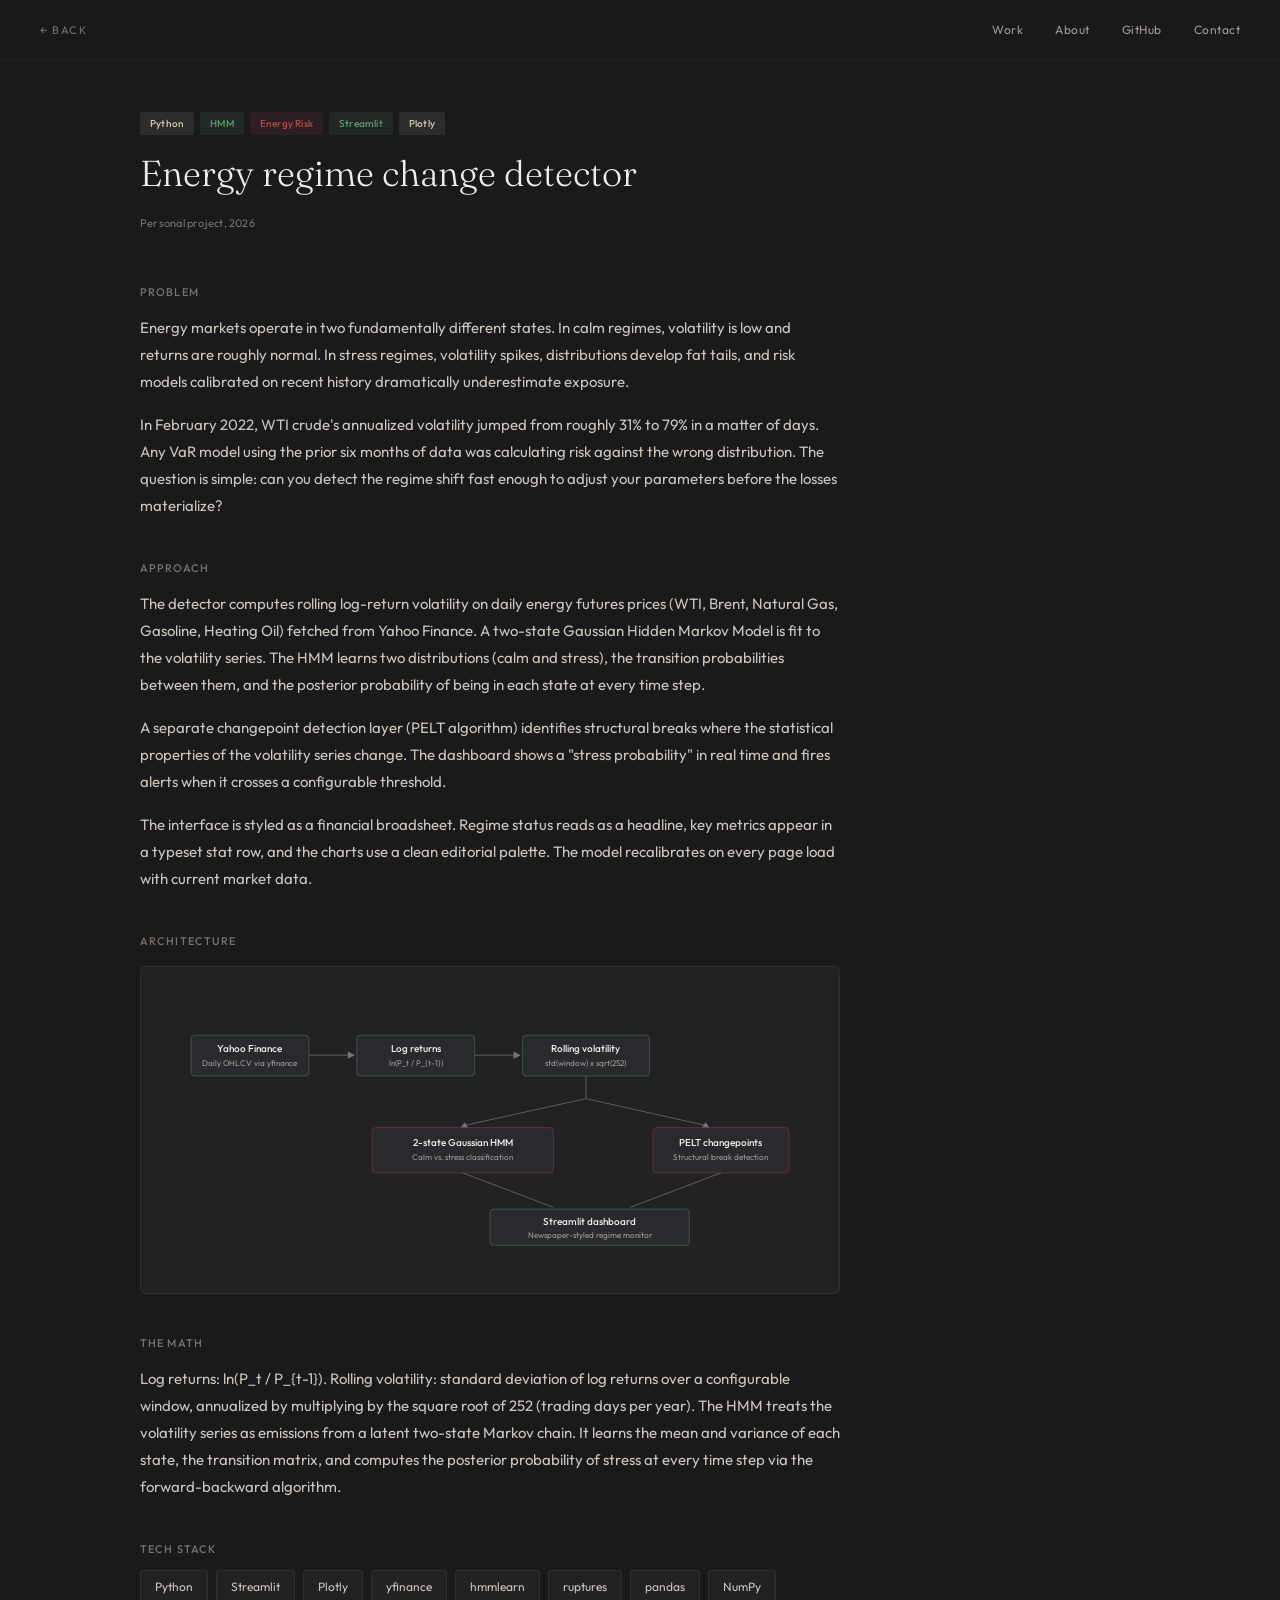
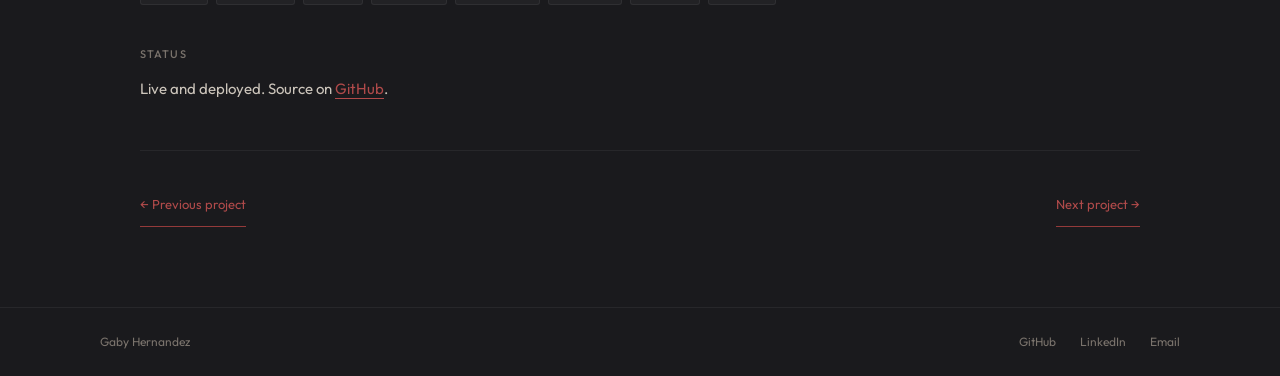
<file: projects/regime-detector.html>
<!DOCTYPE html>
<html lang="en">
<head>
  <meta charset="UTF-8">
  <meta name="viewport" content="width=device-width, initial-scale=1.0">
  <title>Energy Regime Change Detector | Gaby Hernandez</title>
  <link rel="icon" href="data:image/svg+xml,<svg xmlns='http://www.w3.org/2000/svg' viewBox='0 0 100 100'><text y='.9em' font-size='90'>&#9650;</text></svg>">
  <link rel="preconnect" href="https://fonts.googleapis.com">
  <link rel="preconnect" href="https://fonts.gstatic.com" crossorigin>
  <link href="https://fonts.googleapis.com/css2?family=Fraunces:ital,opsz,wght@0,9..144,300;0,9..144,400;0,9..144,500;1,9..144,300;1,9..144,400&family=Outfit:wght@300;400;500&display=swap" rel="stylesheet">
  <link rel="stylesheet" href="../css/style.css">
</head>
<body>
  <nav id="nav" class="scrolled">
    <a href="../index.html" class="nav-coords">&larr; Back</a>
    <div class="nav-links">
      <a href="../index.html#work">Work</a>
      <a href="../index.html#about">About</a>
      <a href="https://github.com/Gabyc5" target="_blank" rel="noopener">GitHub</a>
      <a href="../index.html#contact">Contact</a>
    </div>
  </nav>

  <section class="section project-detail">
    <div class="project-detail-header reveal">
      <div class="project-tags">
        <span class="tag tag-gold">Python</span>
        <span class="tag tag-blue">HMM</span>
        <span class="tag tag-rose">Energy Risk</span>
        <span class="tag tag-blue">Streamlit</span>
        <span class="tag tag-gold">Plotly</span>
      </div>
      <h1>Energy regime change detector</h1>
      <span class="project-context">Personal project, 2026</span>
    </div>

    <div class="project-detail-body">
      <div class="detail-section reveal">
        <h2>Problem</h2>
        <p>
          Energy markets operate in two fundamentally different states. In calm regimes,
          volatility is low and returns are roughly normal. In stress regimes, volatility
          spikes, distributions develop fat tails, and risk models calibrated on recent
          history dramatically underestimate exposure.
        </p>
        <p>
          In February 2022, WTI crude's annualized volatility jumped from roughly 31% to
          79% in a matter of days. Any VaR model using the prior six months of data was
          calculating risk against the wrong distribution. The question is simple: can you
          detect the regime shift fast enough to adjust your parameters before the losses
          materialize?
        </p>
      </div>

      <div class="detail-section reveal">
        <h2>Approach</h2>
        <p>
          The detector computes rolling log-return volatility on daily energy futures prices
          (WTI, Brent, Natural Gas, Gasoline, Heating Oil) fetched from Yahoo Finance.
          A two-state Gaussian Hidden Markov Model is fit to the volatility series. The HMM
          learns two distributions (calm and stress), the transition probabilities between them,
          and the posterior probability of being in each state at every time step.
        </p>
        <p>
          A separate changepoint detection layer (PELT algorithm) identifies structural breaks
          where the statistical properties of the volatility series change. The dashboard
          shows a "stress probability" in real time and fires alerts when it crosses a
          configurable threshold.
        </p>
        <p>
          The interface is styled as a financial broadsheet. Regime status reads as a headline,
          key metrics appear in a typeset stat row, and the charts use a clean editorial palette.
          The model recalibrates on every page load with current market data.
        </p>
      </div>

      <div class="detail-section reveal">
        <h2>Architecture</h2>
        <div class="arch-diagram">
          <svg viewBox="0 0 700 280" xmlns="http://www.w3.org/2000/svg" width="100%">
            <!-- Data source -->
            <rect x="20" y="40" width="130" height="45" rx="4" fill="#2A2A2E" stroke="#4A7C5C" stroke-width="0.6"/>
            <text x="85" y="58" text-anchor="middle" fill="#F0ECE6" font-family="Outfit,sans-serif" font-size="11" font-weight="500">Yahoo Finance</text>
            <text x="85" y="74" text-anchor="middle" fill="#A39B92" font-family="Outfit,sans-serif" font-size="9">Daily OHLCV via yfinance</text>

            <line x1="150" y1="62" x2="195" y2="62" stroke="#7A736C" stroke-width="0.8"/>
            <polygon points="193,58 201,62 193,66" fill="#7A736C"/>

            <!-- Log returns -->
            <rect x="203" y="40" width="130" height="45" rx="4" fill="#2A2A2E" stroke="#4A7C5C" stroke-width="0.6"/>
            <text x="268" y="58" text-anchor="middle" fill="#F0ECE6" font-family="Outfit,sans-serif" font-size="11" font-weight="500">Log returns</text>
            <text x="268" y="74" text-anchor="middle" fill="#A39B92" font-family="Outfit,sans-serif" font-size="9">ln(P_t / P_{t-1})</text>

            <line x1="333" y1="62" x2="378" y2="62" stroke="#7A736C" stroke-width="0.8"/>
            <polygon points="376,58 384,62 376,66" fill="#7A736C"/>

            <!-- Rolling vol -->
            <rect x="386" y="40" width="140" height="45" rx="4" fill="#2A2A2E" stroke="#4A7C5C" stroke-width="0.6"/>
            <text x="456" y="58" text-anchor="middle" fill="#F0ECE6" font-family="Outfit,sans-serif" font-size="11" font-weight="500">Rolling volatility</text>
            <text x="456" y="74" text-anchor="middle" fill="#A39B92" font-family="Outfit,sans-serif" font-size="9">std(window) x sqrt(252)</text>

            <!-- Branch to HMM and PELT -->
            <line x1="456" y1="85" x2="456" y2="110" stroke="#7A736C" stroke-width="0.8"/>

            <!-- HMM -->
            <line x1="456" y1="110" x2="320" y2="140" stroke="#7A736C" stroke-width="0.8"/>
            <polygon points="322,136 316,144 326,142" fill="#7A736C"/>

            <rect x="220" y="142" width="200" height="50" rx="4" fill="#2A2A2E" stroke="#943A3A" stroke-width="0.6"/>
            <text x="320" y="162" text-anchor="middle" fill="#F0ECE6" font-family="Outfit,sans-serif" font-size="11" font-weight="500">2-state Gaussian HMM</text>
            <text x="320" y="178" text-anchor="middle" fill="#A39B92" font-family="Outfit,sans-serif" font-size="9">Calm vs. stress classification</text>

            <!-- PELT -->
            <line x1="456" y1="110" x2="590" y2="140" stroke="#7A736C" stroke-width="0.8"/>
            <polygon points="588,136 594,144 584,142" fill="#7A736C"/>

            <rect x="530" y="142" width="150" height="50" rx="4" fill="#2A2A2E" stroke="#943A3A" stroke-width="0.6"/>
            <text x="605" y="162" text-anchor="middle" fill="#F0ECE6" font-family="Outfit,sans-serif" font-size="11" font-weight="500">PELT changepoints</text>
            <text x="605" y="178" text-anchor="middle" fill="#A39B92" font-family="Outfit,sans-serif" font-size="9">Structural break detection</text>

            <!-- Dashboard -->
            <line x1="320" y1="192" x2="420" y2="230" stroke="#7A736C" stroke-width="0.8"/>
            <line x1="605" y1="192" x2="505" y2="230" stroke="#7A736C" stroke-width="0.8"/>

            <rect x="350" y="232" width="220" height="40" rx="4" fill="#2A2A2E" stroke="#4A7C5C" stroke-width="0.6"/>
            <text x="460" y="250" text-anchor="middle" fill="#F0ECE6" font-family="Outfit,sans-serif" font-size="11" font-weight="500">Streamlit dashboard</text>
            <text x="460" y="264" text-anchor="middle" fill="#A39B92" font-family="Outfit,sans-serif" font-size="9">Newspaper-styled regime monitor</text>
          </svg>
        </div>
      </div>

      <div class="detail-section reveal">
        <h2>The math</h2>
        <p>
          Log returns: ln(P_t / P_{t-1}). Rolling volatility: standard deviation of log returns
          over a configurable window, annualized by multiplying by the square root of 252
          (trading days per year). The HMM treats the volatility series as emissions from a
          latent two-state Markov chain. It learns the mean and variance of each state, the
          transition matrix, and computes the posterior probability of stress at every time step
          via the forward-backward algorithm.
        </p>
      </div>

      <div class="detail-section reveal">
        <h2>Tech stack</h2>
        <div class="cert-list">
          <span class="cert">Python</span>
          <span class="cert">Streamlit</span>
          <span class="cert">Plotly</span>
          <span class="cert">yfinance</span>
          <span class="cert">hmmlearn</span>
          <span class="cert">ruptures</span>
          <span class="cert">pandas</span>
          <span class="cert">NumPy</span>
        </div>
      </div>

      <div class="detail-section reveal">
        <h2>Status</h2>
        <p>
          Live and deployed. Source on
          <a href="https://github.com/Gabyc5/regime-detector" target="_blank" rel="noopener"
             style="color: var(--accent-red-bright); border-bottom: 1px solid var(--accent-red-bright);">
            GitHub</a>.
        </p>
      </div>
    </div>

    <div class="project-nav reveal">
      <a href="bug-report.html" class="btn-ghost">&larr; Previous project</a>
      <a href="mcp-auditor.html" class="btn-ghost">Next project &rarr;</a>
    </div>
  </section>

  <footer>
    <div class="footer-inner">
      <span class="footer-name">Gaby Hernandez</span>
      <div class="footer-links">
        <a href="https://github.com/Gabyc5" target="_blank" rel="noopener">GitHub</a>
        <a href="https://www.linkedin.com/in/gaby-hernandez-gomez/" target="_blank" rel="noopener">LinkedIn</a>
        <a href="mailto:gcg.hdezg@gmail.com">Email</a>
      </div>
    </div>
  </footer>
  <script src="../js/main.js"></script>
</body>
</html>
</file>
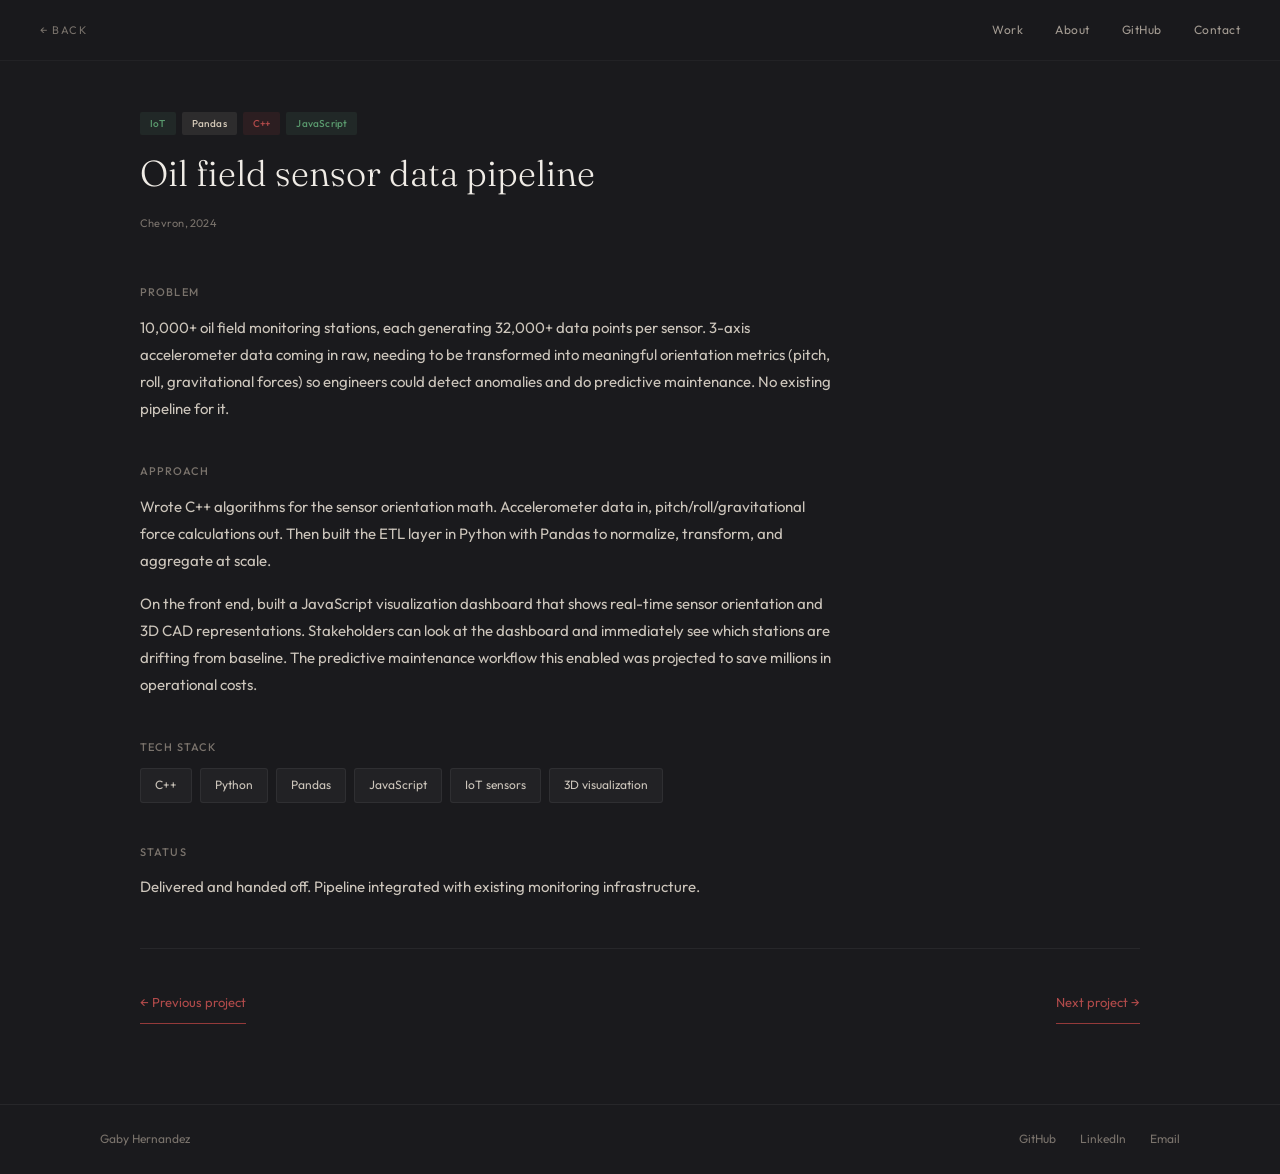
<file: projects/sensor-pipeline.html>
<!DOCTYPE html>
<html lang="en">
<head>
  <meta charset="UTF-8">
  <meta name="viewport" content="width=device-width, initial-scale=1.0">
  <title>Oil Field Sensor Data Pipeline | Gaby Hernandez</title>
  <link rel="icon" href="data:image/svg+xml,<svg xmlns='http://www.w3.org/2000/svg' viewBox='0 0 100 100'><text y='.9em' font-size='90'>&#9650;</text></svg>">
  <link rel="preconnect" href="https://fonts.googleapis.com">
  <link rel="preconnect" href="https://fonts.gstatic.com" crossorigin>
  <link href="https://fonts.googleapis.com/css2?family=Fraunces:ital,opsz,wght@0,9..144,300;0,9..144,400;0,9..144,500;1,9..144,300;1,9..144,400&family=Outfit:wght@300;400;500&display=swap" rel="stylesheet">
  <link rel="stylesheet" href="../css/style.css">
</head>
<body>
  <nav id="nav" class="scrolled">
    <a href="../index.html" class="nav-coords">&larr; Back</a>
    <div class="nav-links">
      <a href="../index.html#work">Work</a>
      <a href="../index.html#about">About</a>
      <a href="https://github.com/Gabyc5" target="_blank" rel="noopener">GitHub</a>
      <a href="../index.html#contact">Contact</a>
    </div>
  </nav>

  <section class="section project-detail">
    <div class="project-detail-header reveal">
      <div class="project-tags">
        <span class="tag tag-blue">IoT</span>
        <span class="tag tag-gold">Pandas</span>
        <span class="tag tag-rose">C++</span>
        <span class="tag tag-blue">JavaScript</span>
      </div>
      <h1>Oil field sensor data pipeline</h1>
      <span class="project-context">Chevron, 2024</span>
    </div>

    <div class="project-detail-body">
      <div class="detail-section reveal">
        <h2>Problem</h2>
        <p>
          10,000+ oil field monitoring stations, each generating 32,000+ data points per sensor.
          3-axis accelerometer data coming in raw, needing to be transformed into meaningful
          orientation metrics (pitch, roll, gravitational forces) so engineers could detect
          anomalies and do predictive maintenance. No existing pipeline for it.
        </p>
      </div>

      <div class="detail-section reveal">
        <h2>Approach</h2>
        <p>
          Wrote C++ algorithms for the sensor orientation math. Accelerometer data in,
          pitch/roll/gravitational force calculations out. Then built the ETL layer in
          Python with Pandas to normalize, transform, and aggregate at scale.
        </p>
        <p>
          On the front end, built a JavaScript visualization dashboard that shows real-time
          sensor orientation and 3D CAD representations. Stakeholders can look at the dashboard
          and immediately see which stations are drifting from baseline. The predictive
          maintenance workflow this enabled was projected to save millions in operational costs.
        </p>
      </div>

      <div class="detail-section reveal">
        <h2>Tech stack</h2>
        <div class="cert-list">
          <span class="cert">C++</span>
          <span class="cert">Python</span>
          <span class="cert">Pandas</span>
          <span class="cert">JavaScript</span>
          <span class="cert">IoT sensors</span>
          <span class="cert">3D visualization</span>
        </div>
      </div>

      <div class="detail-section reveal">
        <h2>Status</h2>
        <p>Delivered and handed off. Pipeline integrated with existing monitoring infrastructure.</p>
      </div>
    </div>

    <div class="project-nav reveal">
      <a href="eva-tool.html" class="btn-ghost">&larr; Previous project</a>
      <a href="mission-security.html" class="btn-ghost">Next project &rarr;</a>
    </div>
  </section>

  <footer>
    <div class="footer-inner">
      <span class="footer-name">Gaby Hernandez</span>
      <div class="footer-links">
        <a href="https://github.com/Gabyc5" target="_blank" rel="noopener">GitHub</a>
        <a href="https://www.linkedin.com/in/gaby-hernandez-gomez/" target="_blank" rel="noopener">LinkedIn</a>
        <a href="mailto:gcg.hdezg@gmail.com">Email</a>
      </div>
    </div>
  </footer>
  <script src="../js/main.js"></script>
</body>
</html>
</file>
<file: css/style.css>
/* ============================================
   GABY HERNANDEZ — PORTFOLIO
   Corporate Goth + PNW palette
   ============================================ */

*, *::before, *::after {
  margin: 0;
  padding: 0;
  box-sizing: border-box;
}

:root {
  --bg-deep: #1A1A1D;
  --bg-mid: #222225;
  --bg-card: #2A2A2E;
  --bg-surface: #323236;
  --text-bright: #F0ECE6;
  --text-body: #CCC5BB;
  --text-muted: #A39B92;
  --text-faint: #7A736C;
  --accent-red: #943A3A;
  --accent-red-bright: #B04A4A;
  --accent-red-dim: rgba(148, 58, 58, 0.15);
  --accent-green: #4A7C5C;
  --accent-green-bright: #5A9A6E;
  --accent-green-dim: rgba(74, 124, 92, 0.15);
  --accent-cream: #D4C9B8;
  --accent-cream-dim: rgba(212, 201, 184, 0.1);
  --font-display: 'Fraunces', Georgia, serif;
  --font-body: 'Outfit', system-ui, sans-serif;
  --radius: 6px;
  --max-width: 1080px;
}

html {
  scroll-behavior: smooth;
  background: var(--bg-deep);
}

body {
  font-family: var(--font-body);
  color: var(--text-body);
  background: var(--bg-deep);
  line-height: 1.7;
  overflow-x: hidden;
  -webkit-font-smoothing: antialiased;
  -moz-osx-font-smoothing: grayscale;
}

a {
  color: inherit;
  text-decoration: none;
}

::selection {
  background: var(--accent-red);
  color: var(--text-bright);
}

img {
  max-width: 100%;
  display: block;
}

/* --- Scroll Reveal --- */
.reveal {
  opacity: 0;
  transform: translateY(24px);
  transition: opacity 0.6s ease, transform 0.6s ease;
}

.reveal.visible {
  opacity: 1;
  transform: translateY(0);
}

.reveal[data-delay="1"] { transition-delay: 0.15s; }
.reveal[data-delay="2"] { transition-delay: 0.3s; }
.reveal[data-delay="3"] { transition-delay: 0.45s; }

/* --- Navigation --- */
nav {
  position: fixed;
  top: 0;
  left: 0;
  right: 0;
  z-index: 100;
  padding: 1.25rem 2.5rem;
  display: flex;
  justify-content: space-between;
  align-items: center;
  transition: background 0.4s ease, box-shadow 0.4s ease;
}

nav.scrolled {
  background: rgba(26, 26, 29, 0.94);
  backdrop-filter: blur(16px);
  -webkit-backdrop-filter: blur(16px);
  box-shadow: 0 1px 0 rgba(255,255,255,0.04);
}

.nav-coords {
  font-family: var(--font-body);
  font-size: 11px;
  color: var(--text-faint);
  letter-spacing: 0.14em;
  text-transform: uppercase;
}

.nav-links {
  display: flex;
  gap: 2rem;
}

.nav-links a {
  font-size: 12px;
  color: var(--text-muted);
  letter-spacing: 0.04em;
  transition: color 0.3s;
  position: relative;
}

.nav-links a::after {
  content: '';
  position: absolute;
  bottom: -4px;
  left: 0;
  width: 0;
  height: 1px;
  background: var(--accent-red-bright);
  transition: width 0.3s ease;
}

.nav-links a:hover {
  color: var(--accent-red-bright);
}

.nav-links a:hover::after {
  width: 100%;
}

/* --- Hero Section --- */
.hero {
  position: relative;
  min-height: 100vh;
  display: flex;
  flex-direction: column;
  justify-content: center;
  padding: 8rem 2.5rem 3rem;
  overflow: hidden;
}

#terrain-canvas {
  position: absolute;
  top: 0;
  left: 0;
  width: 100%;
  height: 100%;
  opacity: 0.3;
  pointer-events: none;
}

.hero-content {
  position: relative;
  z-index: 2;
  max-width: var(--max-width);
  margin: 0 auto;
  width: 100%;
}

.hero h1 {
  font-family: var(--font-display);
  font-size: clamp(2rem, 5vw, 3rem);
  font-weight: 300;
  color: var(--text-bright);
  line-height: 1.2;
  max-width: 620px;
  letter-spacing: -0.02em;
  margin-bottom: 1.5rem;
}

.hero-sub {
  font-size: 15px;
  color: var(--text-muted);
  line-height: 1.8;
  max-width: 520px;
  margin-bottom: 2.5rem;
}

.name-highlight {
  color: var(--accent-red-bright);
  font-weight: 500;
}

.hero-actions {
  display: flex;
  gap: 1.25rem;
  flex-wrap: wrap;
  margin-bottom: 4rem;
}

.btn-primary {
  display: inline-block;
  font-family: var(--font-body);
  font-size: 13px;
  font-weight: 500;
  color: var(--text-bright);
  background: var(--accent-red);
  padding: 10px 24px;
  border-radius: 3px;
  letter-spacing: 0.02em;
  transition: background 0.3s, transform 0.2s;
}

.btn-primary:hover {
  background: var(--accent-red-bright);
  transform: translateY(-1px);
}

.btn-ghost {
  display: inline-block;
  font-family: var(--font-body);
  font-size: 13px;
  color: var(--accent-red-bright);
  padding: 10px 0;
  border-bottom: 1px solid var(--accent-red);
  transition: color 0.3s, border-color 0.3s;
}

.btn-ghost:hover {
  color: #C45A5A;
  border-color: #C45A5A;
}

.btn-ghost .arrow {
  display: inline-block;
  transition: transform 0.2s;
}

.btn-ghost:hover .arrow {
  transform: translate(2px, -2px);
}

/* Hero status bar */
.hero-status {
  position: relative;
  z-index: 2;
  max-width: var(--max-width);
  margin: 0 auto;
  width: 100%;
  display: flex;
  gap: 3rem;
  flex-wrap: wrap;
  padding-top: 2rem;
  border-top: 1px solid rgba(255,255,255,0.06);
}

.status-item {
  display: flex;
  flex-direction: column;
  gap: 4px;
}

.status-label {
  font-size: 10px;
  color: var(--text-faint);
  text-transform: uppercase;
  letter-spacing: 0.1em;
}

.status-value {
  font-family: var(--font-display);
  font-size: 14px;
  color: var(--text-body);
}

/* --- Sections --- */
.section {
  padding: 5rem 2.5rem;
  max-width: var(--max-width);
  margin: 0 auto;
}

.section-header {
  margin-bottom: 2rem;
}

.section-header-secondary {
  margin-top: 3rem;
}

.section-label {
  font-size: 11px;
  color: var(--text-faint);
  text-transform: uppercase;
  letter-spacing: 0.12em;
}

/* --- Featured Work --- */
.work-section {
  padding-top: 6rem;
}

.featured-grid {
  display: grid;
  grid-template-columns: 1fr 1fr;
  gap: 16px;
  margin-bottom: 1rem;
}

.featured-card {
  padding: 2rem !important;
}

.featured-card .project-title {
  font-size: 20px;
  margin-bottom: 10px;
}

.featured-card .project-desc {
  font-size: 14px;
  line-height: 1.75;
}

/* --- Project Grid --- */
.project-grid {
  display: grid;
  grid-template-columns: repeat(3, 1fr);
  gap: 16px;
}

.project-card {
  display: block;
  background: var(--bg-mid);
  border: 0.5px solid rgba(255,255,255,0.06);
  border-radius: var(--radius);
  padding: 1.5rem;
  transition: border-color 0.3s, transform 0.3s, background 0.3s;
  cursor: pointer;
}

.project-card:hover {
  border-color: rgba(148, 58, 58, 0.3);
  transform: translateY(-2px);
  background: var(--bg-card);
}

.project-card:hover .project-link {
  color: var(--accent-red-bright);
}

.project-link {
  display: inline-block;
  font-size: 12px;
  color: var(--text-faint);
  margin-top: 8px;
  transition: color 0.3s;
}

.project-tags {
  display: flex;
  gap: 6px;
  flex-wrap: wrap;
  margin-bottom: 12px;
}

.tag {
  font-size: 10px;
  font-weight: 500;
  padding: 3px 10px;
  border-radius: 2px;
  letter-spacing: 0.02em;
}

.tag-gold {
  color: var(--accent-cream);
  background: var(--accent-cream-dim);
}

.tag-blue {
  color: var(--accent-green-bright);
  background: var(--accent-green-dim);
}

.tag-rose {
  color: var(--accent-red-bright);
  background: var(--accent-red-dim);
}

.project-title {
  font-family: var(--font-display);
  font-size: 17px;
  font-weight: 400;
  color: var(--text-bright);
  margin-bottom: 8px;
  line-height: 1.35;
}

.project-desc {
  font-size: 13px;
  color: var(--text-muted);
  line-height: 1.7;
  margin-bottom: 12px;
}

.project-context {
  font-size: 11px;
  color: var(--text-faint);
  letter-spacing: 0.02em;
}

.work-cta {
  margin-top: 2.5rem;
  text-align: center;
}

/* --- About Section --- */
.about-section {
  padding-top: 6rem;
}

.about-content {
  max-width: 640px;
}

.about-lead h2 {
  font-family: var(--font-display);
  font-size: clamp(1.5rem, 3.5vw, 1.75rem);
  font-weight: 300;
  color: var(--text-bright);
  line-height: 1.35;
  margin-bottom: 2rem;
}

.about-body p {
  font-size: 15px;
  color: var(--text-body);
  line-height: 1.8;
  margin-bottom: 1.5rem;
}

.about-certs,
.about-skills {
  margin-top: 2.5rem;
}

.cert-label {
  display: block;
  font-size: 11px;
  color: var(--text-faint);
  text-transform: uppercase;
  letter-spacing: 0.1em;
  margin-bottom: 0.75rem;
}

.cert-list {
  display: flex;
  flex-wrap: wrap;
  gap: 8px;
}

.cert {
  font-size: 12px;
  color: var(--text-body);
  background: var(--bg-mid);
  padding: 6px 14px;
  border-radius: 3px;
  border: 0.5px solid rgba(255,255,255,0.06);
}

/* --- Freelance CTA --- */
.cta-section {
  padding-top: 2rem;
  padding-bottom: 2rem;
}

.cta-card {
  background: var(--bg-mid);
  border: 1px solid rgba(148, 58, 58, 0.2);
  border-radius: var(--radius);
  padding: 2.5rem;
  max-width: 600px;
}

.cta-card h3 {
  font-family: var(--font-display);
  font-size: 20px;
  font-weight: 400;
  color: var(--text-bright);
  margin-bottom: 1rem;
}

.cta-card p {
  font-size: 14px;
  color: var(--text-muted);
  line-height: 1.7;
  margin-bottom: 1.5rem;
}

/* --- Contact Section --- */
.contact-section {
  padding-top: 4rem;
  padding-bottom: 4rem;
}

.contact-inner {
  max-width: 480px;
}

.contact-inner h2 {
  font-family: var(--font-display);
  font-size: 2rem;
  font-weight: 300;
  color: var(--text-bright);
  margin-bottom: 1rem;
}

.contact-inner p {
  font-size: 15px;
  color: var(--text-muted);
  margin-bottom: 1.5rem;
  line-height: 1.7;
}

.contact-email {
  display: inline-block;
  font-family: var(--font-display);
  font-size: 18px;
  color: var(--accent-red-bright);
  border-bottom: 1px solid transparent;
  transition: border-color 0.3s;
  padding-bottom: 2px;
  margin-bottom: 1.5rem;
}

.contact-email:hover {
  border-color: var(--accent-red-bright);
}

.contact-links {
  display: flex;
  gap: 1.5rem;
}

.contact-links a {
  font-size: 13px;
  color: var(--text-muted);
  transition: color 0.3s;
}

.contact-links a:hover {
  color: var(--accent-red-bright);
}

/* --- Footer --- */
footer {
  border-top: 1px solid rgba(255,255,255,0.06);
  padding: 1.5rem 2.5rem;
}

.footer-inner {
  max-width: var(--max-width);
  margin: 0 auto;
  display: flex;
  justify-content: space-between;
  align-items: center;
  flex-wrap: wrap;
  gap: 1rem;
}

.footer-name {
  font-size: 12px;
  color: var(--text-faint);
}

.footer-links {
  display: flex;
  gap: 1.5rem;
}

.footer-links a {
  font-size: 12px;
  color: var(--text-faint);
  transition: color 0.3s;
}

.footer-links a:hover {
  color: var(--accent-red-bright);
}

/* --- Responsive --- */
@media (max-width: 900px) {
  .featured-grid {
    grid-template-columns: 1fr;
  }

  .project-grid {
    grid-template-columns: 1fr 1fr;
  }
}

@media (max-width: 768px) {
  nav {
    padding: 1rem 1.25rem;
  }

  .nav-coords {
    display: none;
  }

  .nav-links {
    gap: 1.25rem;
  }

  .hero {
    padding: 6rem 1.25rem 2rem;
  }

  .hero h1 {
    font-size: 1.75rem;
  }

  .hero-status {
    gap: 1.5rem;
  }

  .section {
    padding: 3rem 1.25rem;
  }

  .project-grid {
    grid-template-columns: 1fr;
    gap: 12px;
  }

  .featured-card {
    padding: 1.5rem !important;
  }

  .cta-card {
    padding: 1.5rem;
  }

  footer {
    padding: 1.5rem 1.25rem;
  }

  .footer-inner {
    flex-direction: column;
    align-items: flex-start;
  }
}

@media (max-width: 480px) {
  .hero h1 {
    font-size: 1.5rem;
  }

  .hero-actions {
    flex-direction: column;
    align-items: flex-start;
  }

  .hero-status {
    flex-direction: column;
    gap: 1rem;
  }
}

/* --- Project Detail Pages --- */
.project-detail {
  padding-top: 7rem;
}

.project-detail-header {
  margin-bottom: 3rem;
}

.project-detail-header h1 {
  font-family: var(--font-display);
  font-size: clamp(1.75rem, 4vw, 2.25rem);
  font-weight: 300;
  color: var(--text-bright);
  line-height: 1.25;
  margin: 1rem 0 0.75rem;
}

.project-detail-body {
  max-width: 700px;
}

.detail-section {
  margin-bottom: 2.5rem;
}

.detail-section h2 {
  font-family: var(--font-body);
  font-size: 11px;
  font-weight: 500;
  color: var(--text-faint);
  text-transform: uppercase;
  letter-spacing: 0.1em;
  margin-bottom: 0.75rem;
}

.detail-section p {
  font-size: 15px;
  color: var(--text-body);
  line-height: 1.8;
  margin-bottom: 1rem;
}

.arch-diagram {
  background: var(--bg-mid);
  border: 0.5px solid rgba(255,255,255,0.06);
  border-radius: var(--radius);
  padding: 2rem;
  margin: 1rem 0;
  overflow-x: auto;
}

.arch-diagram svg {
  min-width: 600px;
}

.project-nav {
  display: flex;
  justify-content: space-between;
  gap: 3rem;
  margin-top: 3rem;
  padding-top: 2rem;
  border-top: 1px solid rgba(255,255,255,0.06);
  flex-wrap: wrap;
}
</file>
